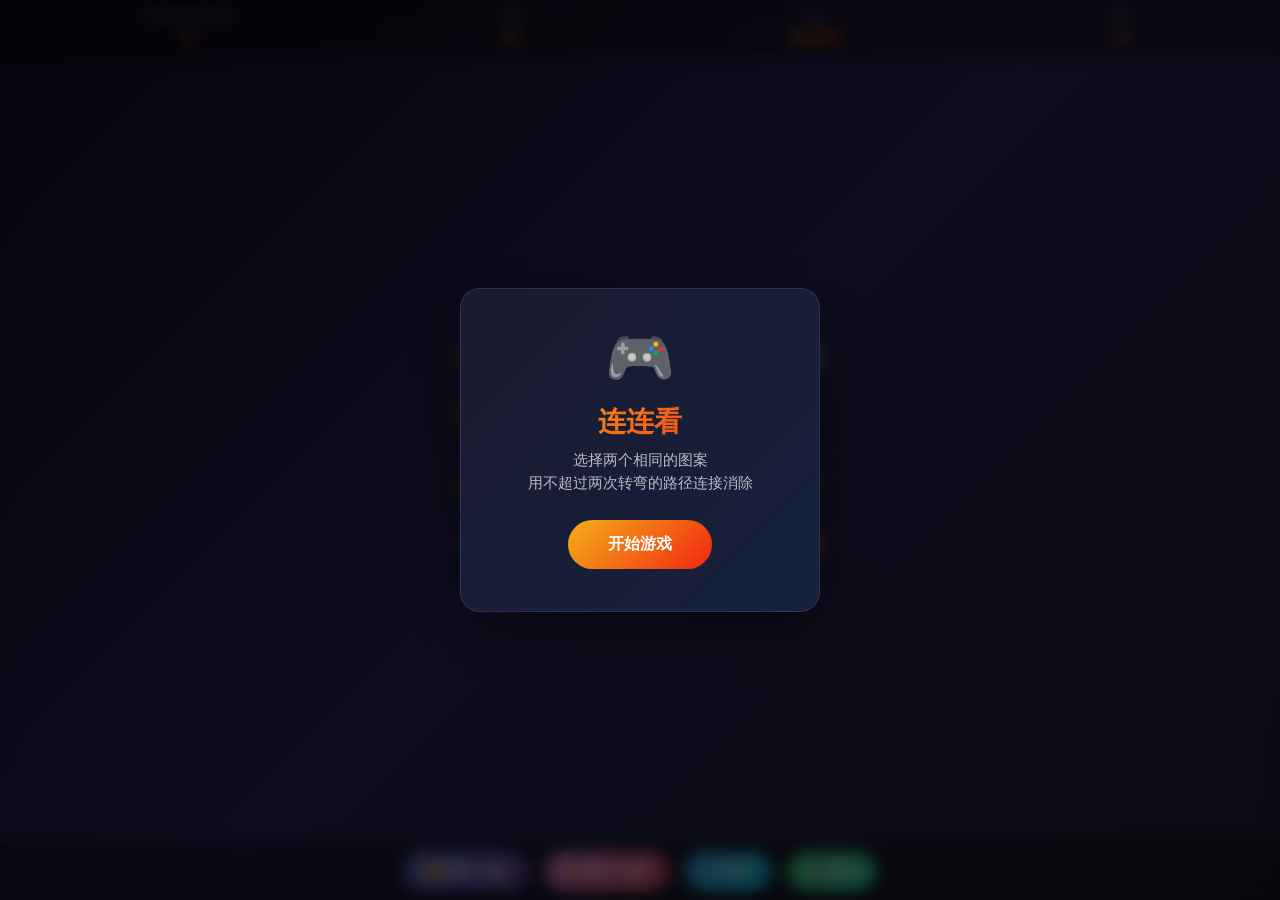
<file: games/lianliankan/index.html>
﻿<!DOCTYPE html>
<html lang="zh-CN">
<head>
<meta charset="UTF-8">
<meta name="viewport" content="width=device-width,initial-scale=1.0,user-scalable=no">
<title>赵朝正的连连看</title>
<style>
*{margin:0;padding:0;box-sizing:border-box;-webkit-tap-highlight-color:transparent}
html,body{width:100%;height:100%;overflow:hidden;font-family:'Segoe UI',system-ui,-apple-system,sans-serif}
body{background:linear-gradient(135deg,#0f0c29,#302b63,#24243e);display:flex;flex-direction:column;align-items:center;justify-content:center;color:#fff;user-select:none}
#topBar{position:fixed;top:0;left:0;right:0;display:flex;justify-content:space-around;align-items:center;padding:8px 12px;background:rgba(0,0,0,.4);backdrop-filter:blur(10px);z-index:10;font-size:14px}
.stat{display:flex;flex-direction:column;align-items:center;gap:2px}
.stat-label{font-size:11px;color:rgba(255,255,255,.6);text-transform:uppercase;letter-spacing:1px}
.stat-value{font-size:20px;font-weight:700;background:linear-gradient(135deg,#f5af19,#f12711);-webkit-background-clip:text;-webkit-text-fill-color:transparent;background-clip:text}
#gameCanvas{display:block;touch-action:none}
#bottomBar{position:fixed;bottom:0;left:0;right:0;display:flex;justify-content:center;gap:16px;padding:10px 16px;background:rgba(0,0,0,.4);backdrop-filter:blur(10px);z-index:10}
.btn{padding:10px 20px;border:none;border-radius:25px;font-size:14px;font-weight:600;cursor:pointer;transition:all .2s;display:flex;align-items:center;gap:6px;color:#fff}
.btn:active{transform:scale(.95)}
.btn-shuffle{background:linear-gradient(135deg,#667eea,#764ba2)}
.btn-hint{background:linear-gradient(135deg,#f093fb,#f5576c)}
.btn-pause{background:linear-gradient(135deg,#4facfe,#00f2fe)}
.btn-restart{background:linear-gradient(135deg,#43e97b,#38f9d7)}
.btn:disabled{opacity:.4;cursor:not-allowed;transform:none}
.badge{background:rgba(255,255,255,.3);border-radius:10px;padding:1px 7px;font-size:12px;margin-left:2px}
#overlay{position:fixed;inset:0;background:rgba(0,0,0,.7);backdrop-filter:blur(8px);display:flex;align-items:center;justify-content:center;z-index:100;opacity:0;pointer-events:none;transition:opacity .3s}
#overlay.show{opacity:1;pointer-events:auto}
.modal{background:linear-gradient(135deg,#1a1a2e,#16213e);border:1px solid rgba(255,255,255,.1);border-radius:20px;padding:36px 32px;text-align:center;max-width:360px;width:90%;box-shadow:0 20px 60px rgba(0,0,0,.5)}
.modal h2{font-size:28px;margin-bottom:8px;background:linear-gradient(135deg,#f5af19,#f12711);-webkit-background-clip:text;-webkit-text-fill-color:transparent;background-clip:text}
.modal p{color:rgba(255,255,255,.7);margin-bottom:20px;font-size:15px;line-height:1.5}
.modal .big-emoji{font-size:56px;margin-bottom:12px;display:block}
.modal-btn{padding:14px 40px;border:none;border-radius:30px;font-size:16px;font-weight:700;cursor:pointer;color:#fff;background:linear-gradient(135deg,#f5af19,#f12711);transition:transform .2s;margin:6px}
.modal-btn:active{transform:scale(.95)}
.modal-btn.secondary{background:rgba(255,255,255,.15);font-weight:500;font-size:14px}
.stars{font-size:36px;margin:10px 0;letter-spacing:6px}
#comboPopup{position:fixed;top:50%;left:50%;transform:translate(-50%,-50%);font-size:32px;font-weight:900;pointer-events:none;z-index:50;opacity:0;text-shadow:0 0 20px rgba(245,175,25,.8)}
@media(max-width:480px){
  .stat-value{font-size:16px}
  .stat-label{font-size:10px}
  .btn{padding:8px 14px;font-size:12px}
  .modal{padding:24px 20px}
  .modal h2{font-size:22px}
}
</style>
</head>
<body>
<div id="topBar">
  <div class="stat"><span class="stat-label">赵朝正的连连看</span><span class="stat-value" id="sLevel" style="cursor:pointer;text-decoration:underline" onclick="showLevelSelect()">1</span></div>
  <div class="stat"><span class="stat-label">分数</span><span class="stat-value" id="sScore">0</span></div>
  <div class="stat"><span class="stat-label">时间</span><span class="stat-value" id="sTime">0:00</span></div>
  <div class="stat"><span class="stat-label">剩余</span><span class="stat-value" id="sRemain">0</span></div>
</div>
<canvas id="gameCanvas"></canvas>
<div id="bottomBar">
  <button class="btn btn-shuffle" id="btnShuffle" onclick="doShuffle()">🔀 重排<span class="badge" id="shuffleCnt">3</span></button>
  <button class="btn btn-hint" id="btnHint" onclick="doHint()">💡 提示<span class="badge" id="hintCnt">3</span></button>
  <button class="btn btn-pause" id="btnPause" onclick="doPause()">⏸ 暂停</button>
  <button class="btn btn-restart" onclick="doRestart()">🔄 重玩</button>
</div>
<div id="overlay"><div class="modal" id="modalContent"></div></div>
<div id="comboPopup"></div>

<script>
const $ = id => document.getElementById(id);
const canvas = $('gameCanvas');
const ctx = canvas.getContext('2d');

// --- All emojis (big pool) ---
const ALL_EMOJIS = [
  // ★ 赵朝正 ★
  '赵','朝','正',
  // 水果
  '🍎','🍊','🍋','🍇','🍓','🍑','🍒','🥝','🍌','🍉','🥭','🍍',
  '🫐','🍈','🥥','🍐','🫒','🍅',
  // 动物
  '🐶','🐱','🐭','🐰','🦊','🐻','🐼','🐨','🐯','🦁','🐮','🐷',
  '🐸','🐵','🐔','🐧','🐦','🦆','🦅','🦉','🦇','🐺','🐗','🐴',
  // 花草
  '🌸','🌺','🌻','🌹','🌷','🌼','🍀','🌿','🌴','🌵','🎋','🍁',
  '🌾','🌱','🪴','🌲','🌳','🪷',
  // 食物
  '🍕','🍔','🍟','🌭','🍿','🧁','🍩','🍪','🎂','🍰','🥐','🧇',
  '🍦','🍧','🍨','🍬','🍭','🍫','🍮','🧀','🥨','🥯',
  // 运动
  '⚽','🏀','🏈','⚾','🎾','🏐','🎱','🏓','🏸','🥊','🎯','🏹',
  '🏊','🚴','🤸','🏄','🎿','🏂',
  // 交通
  '✈️','🚗','🚀','🚂','🚁','⛵','🏍️','🚲','🛸','🚑','🚒','🚜',
  '🚕','🚌','🚎','🛴','🚓','🚚',
  // 物品
  '💎','👑','🔮','🎧','⚡','🔥','💧','📱','⭐','💡','☀️','❄️',
  '🎸','🎮','🎲','🎨','🎭','🎹','🎺','🪘','🥁','📷','🎣','🔔',
  // 其他
  '🦋','🐝','🐞','🐢','🐙','🦀','🐠','🦈','🦜','🦚','🐓','🦩',
  '🎃','👻','🎅','🤖','👽','🦄','🐲','🎈','🎁','🏆','🎖️','🧸',
  '🪐','🌍','🎪','🎠','🎡','🎢'
];

// --- Level config (更多大棋盘关卡) ---
const LEVELS = [
  {rows:4,cols:6,types:8},{rows:6,cols:6,types:12},{rows:6,cols:8,types:16},
  {rows:8,cols:8,types:20},{rows:8,cols:10,types:24},{rows:10,cols:10,types:28},
  {rows:10,cols:12,types:32},{rows:12,cols:12,types:36},{rows:12,cols:14,types:40},
  {rows:14,cols:14,types:44},{rows:14,cols:16,types:48},{rows:16,cols:16,types:52}
];

// --- Game state ---
let G = {
  level:1, score:0, levelScore:0, combo:0, maxCombo:0,
  grid:[], rows:0, cols:0,
  selected:null, hintPair:null,
  shufflesLeft:50, hintsLeft:60,
  timer:0, timeLeft:0, timerInterval:null, paused:false,
  tileSize:0, offsetX:0, offsetY:0,
  animPath:null, animTimer:0,
  particles:[], remaining:0,
  running:false,
  canvasW:0, canvasH:0
};

// --- Audio ---
const AudioCtx = window.AudioContext || window.webkitAudioContext;
let audioCtx;
function ensureAudio(){if(!audioCtx)audioCtx=new AudioCtx()}
function playTone(freq,dur,type='sine',vol=.15){
  try{
    ensureAudio();
    const o=audioCtx.createOscillator(),g=audioCtx.createGain();
    o.type=type;o.frequency.value=freq;
    g.gain.setValueAtTime(vol,audioCtx.currentTime);
    g.gain.exponentialRampToValueAtTime(.001,audioCtx.currentTime+dur);
    o.connect(g);g.connect(audioCtx.destination);
    o.start();o.stop(audioCtx.currentTime+dur);
  }catch(e){}
}
function sfxClick(){playTone(600,.08,'sine',.1)}
function sfxMatch(){playTone(523,.1);setTimeout(()=>playTone(659,.1),80);setTimeout(()=>playTone(784,.15),160)}
function sfxFail(){playTone(200,.2,'sawtooth',.08)}
function sfxWin(){[523,659,784,1047].forEach((f,i)=>setTimeout(()=>playTone(f,.2,'sine',.12),i*120))}
function sfxCombo(){playTone(880,.1);setTimeout(()=>playTone(1047,.15),80)}

// --- Resize ---
function resize(){
  const dpr = window.devicePixelRatio||1;
  const topH = 56, botH = 56, pad = 8;
  const aw = window.innerWidth - pad*2;
  const ah = window.innerHeight - topH - botH - pad*2;
  let tw = Math.floor(aw / G.cols);
  let th = Math.floor(ah / G.rows);
  G.tileSize = Math.min(tw, th, 64);
  const cw = G.tileSize * G.cols;
  const ch = G.tileSize * G.rows;
  canvas.style.width = cw+'px';
  canvas.style.height = ch+'px';
  canvas.width = cw * dpr;
  canvas.height = ch * dpr;
  ctx.setTransform(dpr,0,0,dpr,0,0);
  G.offsetX = 0; G.offsetY = 0;
  G.canvasW = cw; G.canvasH = ch;
}

// --- Grid init ---
function initGrid(){
  const lv = LEVELS[G.level-1];
  G.rows = lv.rows; G.cols = lv.cols;
  const total = lv.rows * lv.cols;
  const pairs = total / 2;
  // 从大池子中随机选取emoji（使用Fisher-Yates洗牌算法）
  const shuffledEmojis = [...ALL_EMOJIS];
  for(let i=shuffledEmojis.length-1;i>0;i--){
    const j=Math.floor(Math.random()*(i+1));
    [shuffledEmojis[i],shuffledEmojis[j]]=[shuffledEmojis[j],shuffledEmojis[i]];
  }
  const selectedEmojis = shuffledEmojis.slice(0, pairs);
  let tiles = [];
  selectedEmojis.forEach(e => {
    tiles.push(e, e);
  });
  // Fisher-Yates shuffle
  for(let i=tiles.length-1;i>0;i--){
    const j=Math.floor(Math.random()*(i+1));
    [tiles[i],tiles[j]]=[tiles[j],tiles[i]];
  }
  // Build grid with border (0 = empty border)
  G.grid = [];
  for(let r=0;r<lv.rows+2;r++){
    G.grid[r] = [];
    for(let c=0;c<lv.cols+2;c++){
      if(r===0||r===lv.rows+1||c===0||c===lv.cols+1){
        G.grid[r][c] = 0;
      } else {
        G.grid[r][c] = tiles[(r-1)*lv.cols+(c-1)];
      }
    }
  }
  G.remaining = total;
  G.selected = null;
  G.hintPair = null;
  G.animPath = null;
  G.particles = [];
  // 每3关刷新一次次数（第1、4、7、10关...）
  if(G.level % 3 === 1){
    G.shufflesLeft = 50;
    G.hintsLeft = 60;
  }
  G.combo = 0;
  G.levelScore = 0;
  G.timer = 0;
  G.timeLeft = Math.max(180, total * 2); // 至少3分钟，或每个方块2秒
  G.paused = false;
  updateBadges();
}

// --- Pathfinding ---
function isEmpty(r,c){
  if(r<0||r>=G.rows+2||c<0||c>=G.cols+2) return false;
  return G.grid[r][c] === 0;
}

function lineEmpty(r1,c1,r2,c2){
  if(r1===r2){
    const mn=Math.min(c1,c2), mx=Math.max(c1,c2);
    for(let c=mn+1;c<mx;c++) if(G.grid[r1][c]!==0) return false;
    return true;
  }
  if(c1===c2){
    const mn=Math.min(r1,r2), mx=Math.max(r1,r2);
    for(let r=mn+1;r<mx;r++) if(G.grid[r][c1]!==0) return false;
    return true;
  }
  return false;
}

function findPath(r1,c1,r2,c2){
  // 0 turns
  if((r1===r2||c1===c2) && lineEmpty(r1,c1,r2,c2)){
    return [{r:r1,c:c1},{r:r2,c:c2}];
  }
  // 1 turn
  if(isEmpty(r1,c2) && lineEmpty(r1,c1,r1,c2) && lineEmpty(r1,c2,r2,c2)){
    return [{r:r1,c:c1},{r:r1,c:c2},{r:r2,c:c2}];
  }
  if(isEmpty(r2,c1) && lineEmpty(r1,c1,r2,c1) && lineEmpty(r2,c1,r2,c2)){
    return [{r:r1,c:c1},{r:r2,c:c1},{r:r2,c:c2}];
  }
  // 2 turns - scan rows
  for(let r=0;r<G.rows+2;r++){
    if(r===r1&&r===r2) continue;
    const p1ok = r===r1 || (isEmpty(r,c1) && lineEmpty(r1,c1,r,c1));
    const p2ok = r===r2 || (isEmpty(r,c2) && lineEmpty(r,c2,r2,c2));
    if(p1ok && p2ok && lineEmpty(r,c1,r,c2)){
      return [{r:r1,c:c1},{r:r,c:c1},{r:r,c:c2},{r:r2,c:c2}];
    }
  }
  // 2 turns - scan cols
  for(let c=0;c<G.cols+2;c++){
    if(c===c1&&c===c2) continue;
    const p1ok = c===c1 || (isEmpty(r1,c) && lineEmpty(r1,c1,r1,c));
    const p2ok = c===c2 || (isEmpty(r2,c) && lineEmpty(r2,c,r2,c2));
    if(p1ok && p2ok && lineEmpty(r1,c,r2,c)){
      return [{r:r1,c:c1},{r:r1,c:c},{r:r2,c:c},{r:r2,c:c2}];
    }
  }
  return null;
}

// --- Find any match (for hint & deadlock) ---
function findAnyMatch(){
  // 用Map按类型分组，避免O(n²)全量比较
  const typeMap=new Map();
  for(let r=1;r<=G.rows;r++){
    for(let c=1;c<=G.cols;c++){
      const v=G.grid[r][c];
      if(v!==0){
        if(!typeMap.has(v)) typeMap.set(v,[]);
        typeMap.get(v).push({r,c});
      }
    }
  }
  // 只比较相同类型的方块
  for(const [v,positions] of typeMap){
    for(let i=0;i<positions.length;i++){
      for(let j=i+1;j<positions.length;j++){
        const p=findPath(positions[i].r,positions[i].c,positions[j].r,positions[j].c);
        if(p) return {a:positions[i],b:positions[j],path:p};
      }
    }
  }
  return null;
}

// --- Shuffle remaining tiles ---
function shuffleGrid(){
  const vals=[];
  const positions=[];
  for(let r=1;r<=G.rows;r++)
    for(let c=1;c<=G.cols;c++)
      if(G.grid[r][c]!==0){vals.push(G.grid[r][c]);positions.push({r,c});}
  for(let i=vals.length-1;i>0;i--){
    const j=Math.floor(Math.random()*(i+1));
    [vals[i],vals[j]]=[vals[j],vals[i]];
  }
  positions.forEach((p,i)=>G.grid[p.r][p.c]=vals[i]);
}

function ensureSolvable(){
  let attempts=0;
  while(!findAnyMatch()&&attempts<100){shuffleGrid();attempts++;}
}

// --- Drawing ---
function tileX(c){return (c-1)*G.tileSize}
function tileY(r){return (r-1)*G.tileSize}
function centerX(c){return tileX(c)+G.tileSize/2}
function centerY(r){return tileY(r)+G.tileSize/2}

function drawTile(r,c,selected,hinted){
  const v=G.grid[r][c];
  if(v===0) return;
  const x=tileX(c), y=tileY(r);
  const s=G.tileSize, p=2, rad=6;
  const isZZZ = (v==='赵'||v==='朝'||v==='正');
  // Background
  ctx.save();
  if(selected){
    ctx.shadowColor='rgba(245,175,25,.8)';ctx.shadowBlur=16;
  } else if(hinted){
    ctx.shadowColor='rgba(240,147,251,.8)';ctx.shadowBlur=16;
  } else if(isZZZ){
    ctx.shadowColor='rgba(255,215,0,.6)';ctx.shadowBlur=12;
  }
  const grad=ctx.createLinearGradient(x,y,x+s,y+s);
  if(selected){
    grad.addColorStop(0,'#f5af19');grad.addColorStop(1,'#f12711');
  } else if(hinted){
    grad.addColorStop(0,'#f093fb');grad.addColorStop(1,'#f5576c');
  } else if(isZZZ){
    grad.addColorStop(0,'#8B0000');grad.addColorStop(1,'#DC143C');
  } else {
    grad.addColorStop(0,'#2d2d5e');grad.addColorStop(1,'#1a1a3e');
  }
  ctx.fillStyle=grad;
  ctx.beginPath();
  drawRoundRect(x+p,y+p,s-p*2,s-p*2,rad);
  ctx.fill();
  ctx.restore();
  // Border
  ctx.strokeStyle=selected?'rgba(255,255,255,.6)':hinted?'rgba(255,255,255,.5)':isZZZ?'rgba(255,215,0,.7)':'rgba(255,255,255,.1)';
  ctx.lineWidth=selected?2.5:isZZZ?2:1;
  ctx.beginPath();
  drawRoundRect(x+p,y+p,s-p*2,s-p*2,rad);
  ctx.stroke();
  // Content
  const fontSize=Math.floor(s*0.55);
  if(isZZZ){
    ctx.font='bold '+fontSize+'px "KaiTi","STKaiti","SimSun",serif';
    ctx.fillStyle='#FFD700';
  } else {
    ctx.font=fontSize+'px serif';
    ctx.fillStyle='#fff';
  }
  ctx.textAlign='center';ctx.textBaseline='middle';
  ctx.fillText(v,centerX(c),centerY(r)+1);
}

// --- Cross-browser roundRect ---
function drawRoundRect(x,y,w,h,r){
  r=Math.min(r,w/2,h/2);
  ctx.moveTo(x+r,y);
  ctx.arcTo(x+w,y,x+w,y+h,r);
  ctx.arcTo(x+w,y+h,x,y+h,r);
  ctx.arcTo(x,y+h,x,y,r);
  ctx.arcTo(x,y,x+w,y,r);
  ctx.closePath();
}

function drawPath(path,alpha){
  if(!path||path.length<2) return;
  ctx.save();
  ctx.globalAlpha=alpha;
  ctx.strokeStyle='#f5af19';
  ctx.lineWidth=3;
  ctx.lineCap='round';ctx.lineJoin='round';
  ctx.shadowColor='#f5af19';ctx.shadowBlur=10;
  ctx.beginPath();
  path.forEach((p,i)=>{
    // Convert grid coords (with border) to pixel coords
    const px=(p.c-1)*G.tileSize+G.tileSize/2;
    const py=(p.r-1)*G.tileSize+G.tileSize/2;
    if(i===0) ctx.moveTo(px,py); else ctx.lineTo(px,py);
  });
  ctx.stroke();
  ctx.restore();
}

function drawParticles(){
  G.particles.forEach(p=>{
    ctx.save();
    ctx.globalAlpha=p.life;
    ctx.font=Math.floor(p.size)+'px serif';
    ctx.textAlign='center';ctx.textBaseline='middle';
    ctx.fillText(p.emoji,p.x,p.y);
    ctx.restore();
  });
}

function spawnParticles(r,c){
  const emoji=G.grid[r][c];
  const cx=centerX(c), cy=centerY(r);
  for(let i=0;i<6;i++){
    const angle=Math.random()*Math.PI*2;
    const speed=1+Math.random()*3;
    G.particles.push({
      emoji, x:cx, y:cy,
      vx:Math.cos(angle)*speed, vy:Math.sin(angle)*speed,
      life:1, size:Math.floor(G.tileSize*0.3+Math.random()*G.tileSize*0.2)
    });
  }
}

function updateParticles(){
  G.particles=G.particles.filter(p=>{
    p.x+=p.vx;p.y+=p.vy;p.vy+=0.05;p.life-=0.025;
    return p.life>0;
  });
}

function render(){
  ctx.clearRect(0,0,G.canvasW,G.canvasH);
  // Draw tiles
  for(let r=1;r<=G.rows;r++){
    for(let c=1;c<=G.cols;c++){
      if(G.grid[r][c]===0) continue;
      const sel=G.selected&&G.selected.r===r&&G.selected.c===c;
      const hint=G.hintPair&&((G.hintPair.a.r===r&&G.hintPair.a.c===c)||(G.hintPair.b.r===r&&G.hintPair.b.c===c));
      drawTile(r,c,sel,hint);
    }
  }
  // Draw path animation
  if(G.animPath){
    drawPath(G.animPath.path, G.animPath.alpha);
  }
  drawParticles();
}

// --- Game loop ---
function gameLoop(){
  if(!G.running) return;
  if(!G.paused){
    updateParticles();
    if(G.animPath){
      G.animPath.alpha-=0.04;
      if(G.animPath.alpha<=0) G.animPath=null;
    }
  }
  render();
  requestAnimationFrame(gameLoop);
}

// --- Timer ---
function startTimer(){
  clearInterval(G.timerInterval);
  G.timerInterval=setInterval(()=>{
    if(!G.paused&&G.running){
      G.timer++;
      G.timeLeft--;
      $('sTime').textContent=Math.floor(G.timeLeft/60)+':'+String(G.timeLeft%60).padStart(2,'0');
      if(G.timeLeft<=0){
        clearInterval(G.timerInterval);
        gameOver();
      }
    }
  },1000);
}

function gameOver(){
  G.running=false;
  showModal('⏰','时间到！',
    `最终得分: <b>${G.score}</b><br>最高连击: <b>${G.maxCombo}x</b>`,
    `<button class="modal-btn" onclick="doRestart()">🔄 重新开始</button>
     <br><button class="modal-btn secondary" onclick="hideModal()">返回主页</button>`);
}

// --- Click handling ---
function getGridPos(px,py){
  const rect=canvas.getBoundingClientRect();
  const x=px-rect.left, y=py-rect.top;
  const c=Math.floor(x/G.tileSize)+1;
  const r=Math.floor(y/G.tileSize)+1;
  if(r>=1&&r<=G.rows&&c>=1&&c<=G.cols&&G.grid[r][c]!==0) return {r,c};
  return null;
}

function handleClick(px,py){
  if(G.paused||!G.running) return;
  ensureAudio();
  const pos=getGridPos(px,py);
  if(!pos) return;
  sfxClick();
  if(!G.selected){
    G.selected=pos;
    G.hintPair=null;
    return;
  }
  if(G.selected.r===pos.r&&G.selected.c===pos.c){
    G.selected=null;
    return;
  }
  // Try match
  const s=G.selected;
  if(G.grid[s.r][s.c]===G.grid[pos.r][pos.c]){
    const path=findPath(s.r,s.c,pos.r,pos.c);
    if(path){
      // Match!
      sfxMatch();
      spawnParticles(s.r,s.c);
      spawnParticles(pos.r,pos.c);
      G.grid[s.r][s.c]=0;
      G.grid[pos.r][pos.c]=0;
      G.remaining-=2;
      G.combo++;
      if(G.combo>G.maxCombo) G.maxCombo=G.combo;
      const pts=10+G.combo*5;
      G.score+=pts;
      G.levelScore+=pts;
      G.animPath={path,alpha:1};
      G.selected=null;
      G.hintPair=null;
      if(G.combo>=3){sfxCombo();showCombo(G.combo);}
      updateUI();
      // Check win
      if(G.remaining===0){
        setTimeout(()=>levelComplete(),400);
        return;
      }
      // Check deadlock
      if(!findAnyMatch()){
        setTimeout(()=>{
          // 有重排次数时自动重排，不弹窗打断体验
          if(G.shufflesLeft>0){
            doShuffle();
          } else {
            showModal('😵','死局了！','没有可消除的配对了',
              `<button class="modal-btn" onclick="doRestart();hideModal()">🔄 重新开始</button>`);
          }
        },500);
      }
      return;
    }
  }
  // No match
  sfxFail();
  G.combo=0;
  G.selected=pos;
}

canvas.addEventListener('pointerdown',e=>{
  e.preventDefault();
  handleClick(e.clientX,e.clientY);
});

// --- Combo popup ---
function showCombo(n){
  const el=$('comboPopup');
  el.textContent=n+'x 连击!';
  el.style.opacity='1';
  el.style.transform='translate(-50%,-50%) scale(1.2)';
  el.style.transition='none';
  requestAnimationFrame(()=>{
    el.style.transition='all .6s ease-out';
    el.style.opacity='0';
    el.style.transform='translate(-50%,-80%) scale(0.8)';
  });
}

// --- UI updates ---
function updateUI(){
  $('sLevel').textContent=G.level;
  $('sScore').textContent=G.score;
  $('sRemain').textContent=G.remaining;
}
function updateBadges(){
  $('shuffleCnt').textContent=G.shufflesLeft;
  $('hintCnt').textContent=G.hintsLeft;
  $('btnShuffle').disabled=G.shufflesLeft<=0;
  $('btnHint').disabled=G.hintsLeft<=0;
}

// --- Actions ---
function doShuffle(){
  if(G.shufflesLeft<=0||G.paused) return;
  G.shufflesLeft--;
  G.selected=null;G.hintPair=null;G.combo=0;
  shuffleGrid();ensureSolvable();
  updateBadges();sfxClick();
}
function doHint(){
  if(G.hintsLeft<=0||G.paused) return;
  const m=findAnyMatch();
  if(m){G.hintsLeft--;G.hintPair=m;updateBadges();sfxClick();
    setTimeout(()=>{if(G.hintPair===m)G.hintPair=null;},2500);
  }
}
function doPause(){
  if(!G.running) return;
  G.paused=!G.paused;
  $('btnPause').innerHTML=G.paused?'▶ 继续':'⏸ 暂停';
  if(G.paused) showModal('⏸️','游戏暂停','休息一下~',
    `<button class="modal-btn" onclick="doPause();hideModal()">▶ 继续游戏</button>`);
}

function doRestart(){
  hideModal();
  clearInterval(G.timerInterval);
  G.level=1;
  G.score=0;
  G.maxCombo=0;
  G.combo=0;
  G.levelScore=0;
  initGrid();
  resize();
  ensureSolvable();
  updateUI();
  G.running=true;
  G.paused=false;
  $('btnPause').innerHTML='⏸ 暂停';
  startTimer();
  requestAnimationFrame(gameLoop);
}

function showLevelSelect(){
  let btns='';
  for(let i=1;i<=LEVELS.length;i++){
    const lv=LEVELS[i-1];
    const current=i===G.level?' style="background:linear-gradient(135deg,#f5af19,#f12711)"':'';
    btns+=`<button class="modal-btn"${current} onclick="jumpToLevel(${i})" style="padding:10px 20px;font-size:14px;margin:4px">
      第${i}关<br><span style="font-size:11px;opacity:.7">${lv.rows}×${lv.cols}</span>
    </button>`;
    if(i%3===0) btns+='<br>';
  }
  showModal('🎮','选择关卡',`当前: 第${G.level}关`,
    `<div style="max-height:300px;overflow-y:auto">${btns}</div>
     <br><button class="modal-btn secondary" onclick="hideModal()">返回</button>`);
}

function jumpToLevel(n){
  hideModal();
  clearInterval(G.timerInterval);
  G.level=n;
  G.combo=0;
  G.levelScore=0;
  initGrid();
  resize();
  ensureSolvable();
  updateUI();
  G.running=true;
  G.paused=false;
  $('btnPause').innerHTML='⏸ 暂停';
  startTimer();
  requestAnimationFrame(gameLoop);
}

// --- Modal ---
function showModal(emoji,title,text,btns){
  $('modalContent').innerHTML=`
    <span class="big-emoji">${emoji}</span>
    <h2>${title}</h2>
    <p>${text}</p>
    <div>${btns}</div>`;
  $('overlay').classList.add('show');
}
function hideModal(){$('overlay').classList.remove('show');}

// --- Level flow ---
function levelComplete(){
  sfxWin();
  clearInterval(G.timerInterval);
  // 根据棋盘大小动态调整星级评分阈值
  const total=G.rows*G.cols;
  const threshold3=Math.floor(total*0.3); // 3星：30%时间
  const threshold2=Math.floor(total*0.5); // 2星：50%时间
  const stars=G.timer<threshold3?'⭐⭐⭐':G.timer<threshold2?'⭐⭐':'⭐';
  const timeStr=Math.floor(G.timer/60)+':'+String(G.timer%60).padStart(2,'0');
  if(G.level>=LEVELS.length){
    showModal('🏆','全部通关！',
      `总分: <b>${G.score}</b><br>最高连击: <b>${G.maxCombo}x</b>`,
      `<button class="modal-btn" onclick="G.level=1;G.score=0;G.maxCombo=0;startLevel()">🔄 重新开始</button>`);
  } else {
    showModal('🎉','关卡通过！',
      `<div class="stars">${stars}</div>时间: ${timeStr}<br>本关得分: +${G.levelScore}<br>总分: ${G.score}<br>最高连击: ${G.maxCombo}x`,
      `<button class="modal-btn" onclick="startLevel()">下一关 ▶</button>
       <br><button class="modal-btn secondary" onclick="replayLevel()">重玩本关</button>`);
  }
}

function replayLevel(){
  G.level--;
  startLevel();
}

function startLevel(){
  hideModal();
  clearInterval(G.timerInterval);
  initGrid();
  resize();
  ensureSolvable();
  updateUI();
  updateBadges();
  G.running=true;
  G.paused=false;
  G.combo=0;
  $('btnPause').innerHTML='⏸ 暂停';
  startTimer();
  requestAnimationFrame(gameLoop);
}

// --- Init ---
function init(){
  G.level=1;G.score=0;G.maxCombo=0;
  showModal('🎮','连连看','选择两个相同的图案<br>用不超过两次转弯的路径连接消除',
    `<button class="modal-btn" onclick="startLevel()">开始游戏</button>`);
  // Pre-init grid for background
  initGrid();resize();render();
  G.running=false;
}

window.addEventListener('resize',()=>{if(G.running||G.remaining>0){resize();render();}});
init();
</script>
</body>
</html>
</file>
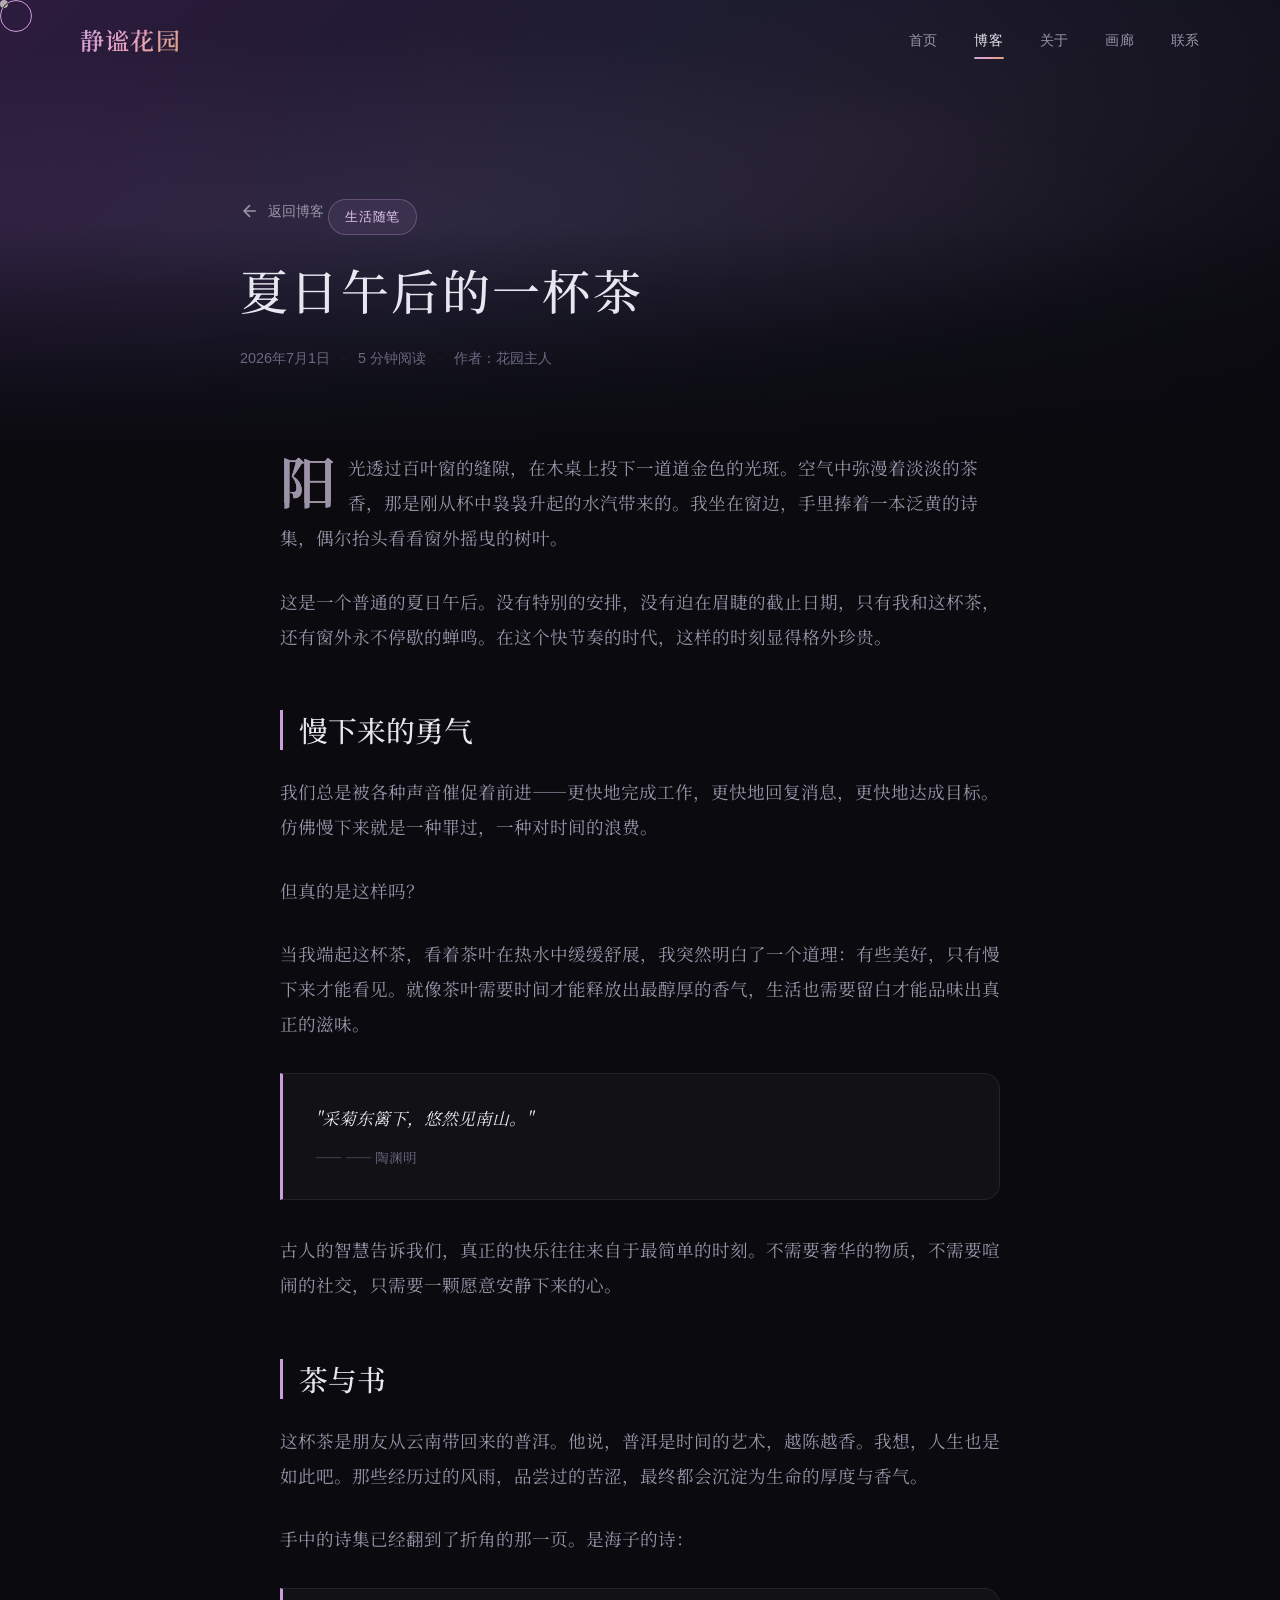
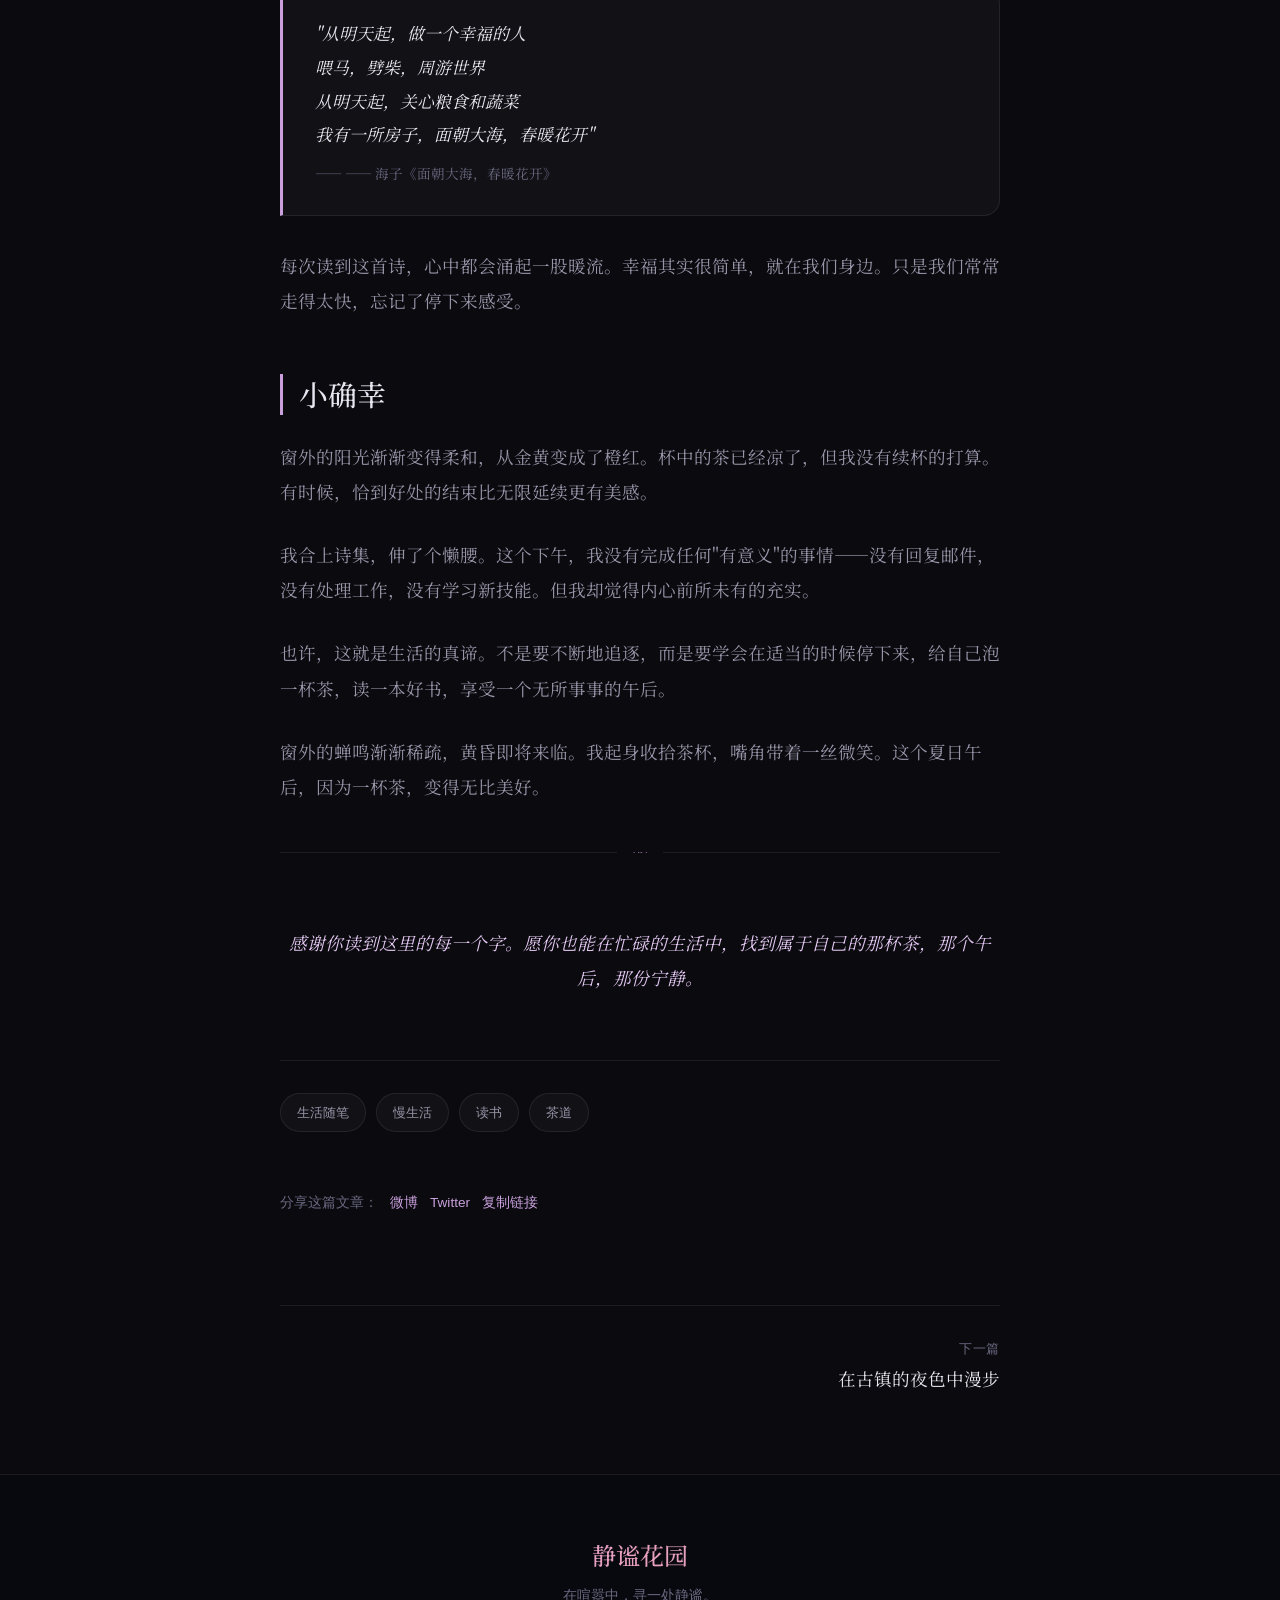
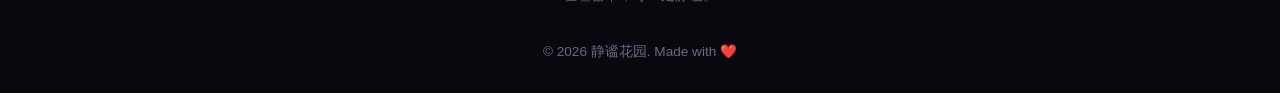
<file: posts/post-1.html>
<!DOCTYPE html>
<html lang="zh-CN">
<head>
    <meta charset="UTF-8">
    <meta name="viewport" content="width=device-width, initial-scale=1.0">
    <meta name="description" content="夏日午后的一杯茶 - 静谧花园个人博客">
    <title>夏日午后的一杯茶 | 静谧花园</title>
    <link rel="preconnect" href="https://fonts.googleapis.com">
    <link rel="preconnect" href="https://fonts.gstatic.com" crossorigin>
    <link href="https://fonts.googleapis.com/css2?family=Noto+Serif+SC:wght@300;400;500;600;700&family=Playfair+Display:ital,wght@0,400;0,500;0,600;0,700;1,400;1,500&display=swap" rel="stylesheet">
    <link rel="stylesheet" href="../style.css">
    <link rel="stylesheet" href="post.css">
</head>
<body>
    <div id="particles"></div>
    <div class="cursor"></div>
    <div class="cursor-follower"></div>

    <nav class="navbar scrolled" id="navbar">
        <div class="nav-container">
            <a href="../index.html" class="nav-logo">静谧花园</a>
            <div class="nav-menu" id="navMenu">
                <a href="../index.html#home" class="nav-link">首页</a>
                <a href="../index.html#blog" class="nav-link active">博客</a>
                <a href="../index.html#about" class="nav-link">关于</a>
                <a href="../index.html#gallery" class="nav-link">画廊</a>
                <a href="../index.html#contact" class="nav-link">联系</a>
            </div>
            <div class="nav-toggle" id="navToggle">
                <span></span>
                <span></span>
                <span></span>
            </div>
        </div>
    </nav>

    <article class="post-article">
        <div class="post-hero">
            <div class="post-hero-bg"></div>
            <div class="post-hero-content">
                <a href="../index.html#blog" class="post-back">
                    <svg width="20" height="20" viewBox="0 0 24 24" fill="none" stroke="currentColor" stroke-width="2">
                        <path d="M19 12H5M12 19l-7-7 7-7"/>
                    </svg>
                    返回博客
                </a>
                <div class="post-category">生活随笔</div>
                <h1 class="post-title">夏日午后的一杯茶</h1>
                <div class="post-meta">
                    <span>2026年7月1日</span>
                    <span class="post-divider">·</span>
                    <span>5 分钟阅读</span>
                    <span class="post-divider">·</span>
                    <span>作者：花园主人</span>
                </div>
            </div>
        </div>

        <div class="post-container">
            <div class="post-content">
                <p class="post-dropcap">阳光透过百叶窗的缝隙，在木桌上投下一道道金色的光斑。空气中弥漫着淡淡的茶香，那是刚从杯中袅袅升起的水汽带来的。我坐在窗边，手里捧着一本泛黄的诗集，偶尔抬头看看窗外摇曳的树叶。</p>

                <p>这是一个普通的夏日午后。没有特别的安排，没有迫在眉睫的截止日期，只有我和这杯茶，还有窗外永不停歇的蝉鸣。在这个快节奏的时代，这样的时刻显得格外珍贵。</p>

                <h2>慢下来的勇气</h2>

                <p>我们总是被各种声音催促着前进——更快地完成工作，更快地回复消息，更快地达成目标。仿佛慢下来就是一种罪过，一种对时间的浪费。</p>

                <p>但真的是这样吗？</p>

                <p>当我端起这杯茶，看着茶叶在热水中缓缓舒展，我突然明白了一个道理：有些美好，只有慢下来才能看见。就像茶叶需要时间才能释放出最醇厚的香气，生活也需要留白才能品味出真正的滋味。</p>

                <blockquote>
                    <p>"采菊东篱下，悠然见南山。"</p>
                    <cite>—— 陶渊明</cite>
                </blockquote>

                <p>古人的智慧告诉我们，真正的快乐往往来自于最简单的时刻。不需要奢华的物质，不需要喧闹的社交，只需要一颗愿意安静下来的心。</p>

                <h2>茶与书</h2>

                <p>这杯茶是朋友从云南带回来的普洱。他说，普洱是时间的艺术，越陈越香。我想，人生也是如此吧。那些经历过的风雨，品尝过的苦涩，最终都会沉淀为生命的厚度与香气。</p>

                <p>手中的诗集已经翻到了折角的那一页。是海子的诗：</p>

                <blockquote>
                    <p>"从明天起，做一个幸福的人<br>喂马，劈柴，周游世界<br>从明天起，关心粮食和蔬菜<br>我有一所房子，面朝大海，春暖花开"</p>
                    <cite>—— 海子《面朝大海，春暖花开》</cite>
                </blockquote>

                <p>每次读到这首诗，心中都会涌起一股暖流。幸福其实很简单，就在我们身边。只是我们常常走得太快，忘记了停下来感受。</p>

                <h2>小确幸</h2>

                <p>窗外的阳光渐渐变得柔和，从金黄变成了橙红。杯中的茶已经凉了，但我没有续杯的打算。有时候，恰到好处的结束比无限延续更有美感。</p>

                <p>我合上诗集，伸了个懒腰。这个下午，我没有完成任何"有意义"的事情——没有回复邮件，没有处理工作，没有学习新技能。但我却觉得内心前所未有的充实。</p>

                <p>也许，这就是生活的真谛。不是要不断地追逐，而是要学会在适当的时候停下来，给自己泡一杯茶，读一本好书，享受一个无所事事的午后。</p>

                <p>窗外的蝉鸣渐渐稀疏，黄昏即将来临。我起身收拾茶杯，嘴角带着一丝微笑。这个夏日午后，因为一杯茶，变得无比美好。</p>

                <hr>

                <p class="post-ending">感谢你读到这里的每一个字。愿你也能在忙碌的生活中，找到属于自己的那杯茶，那个午后，那份宁静。</p>

                <div class="post-tags">
                    <span class="post-tag">生活随笔</span>
                    <span class="post-tag">慢生活</span>
                    <span class="post-tag">读书</span>
                    <span class="post-tag">茶道</span>
                </div>

                <div class="post-share">
                    <span>分享这篇文章：</span>
                    <a href="#" class="share-link">微博</a>
                    <a href="#" class="share-link">Twitter</a>
                    <a href="#" class="share-link">复制链接</a>
                </div>
            </div>

            <nav class="post-nav">
                <a href="post-2.html" class="post-nav-link next">
                    <span class="post-nav-label">下一篇</span>
                    <span class="post-nav-title">在古镇的夜色中漫步</span>
                </a>
            </nav>
        </div>
    </article>

    <footer class="footer">
        <div class="footer-container">
            <div class="footer-brand">
                <h3>静谧花园</h3>
                <p>在喧嚣中，寻一处静谧。</p>
            </div>
            <div class="footer-bottom">
                <p>&copy; 2026 静谧花园. Made with ❤️</p>
            </div>
        </div>
    </footer>

    <button class="back-to-top" id="backToTop">
        <svg width="20" height="20" viewBox="0 0 24 24" fill="none" stroke="currentColor" stroke-width="2">
            <path d="M18 15l-6-6-6 6"/>
        </svg>
    </button>

    <script src="../script.js"></script>
</body>
</html>
</file>
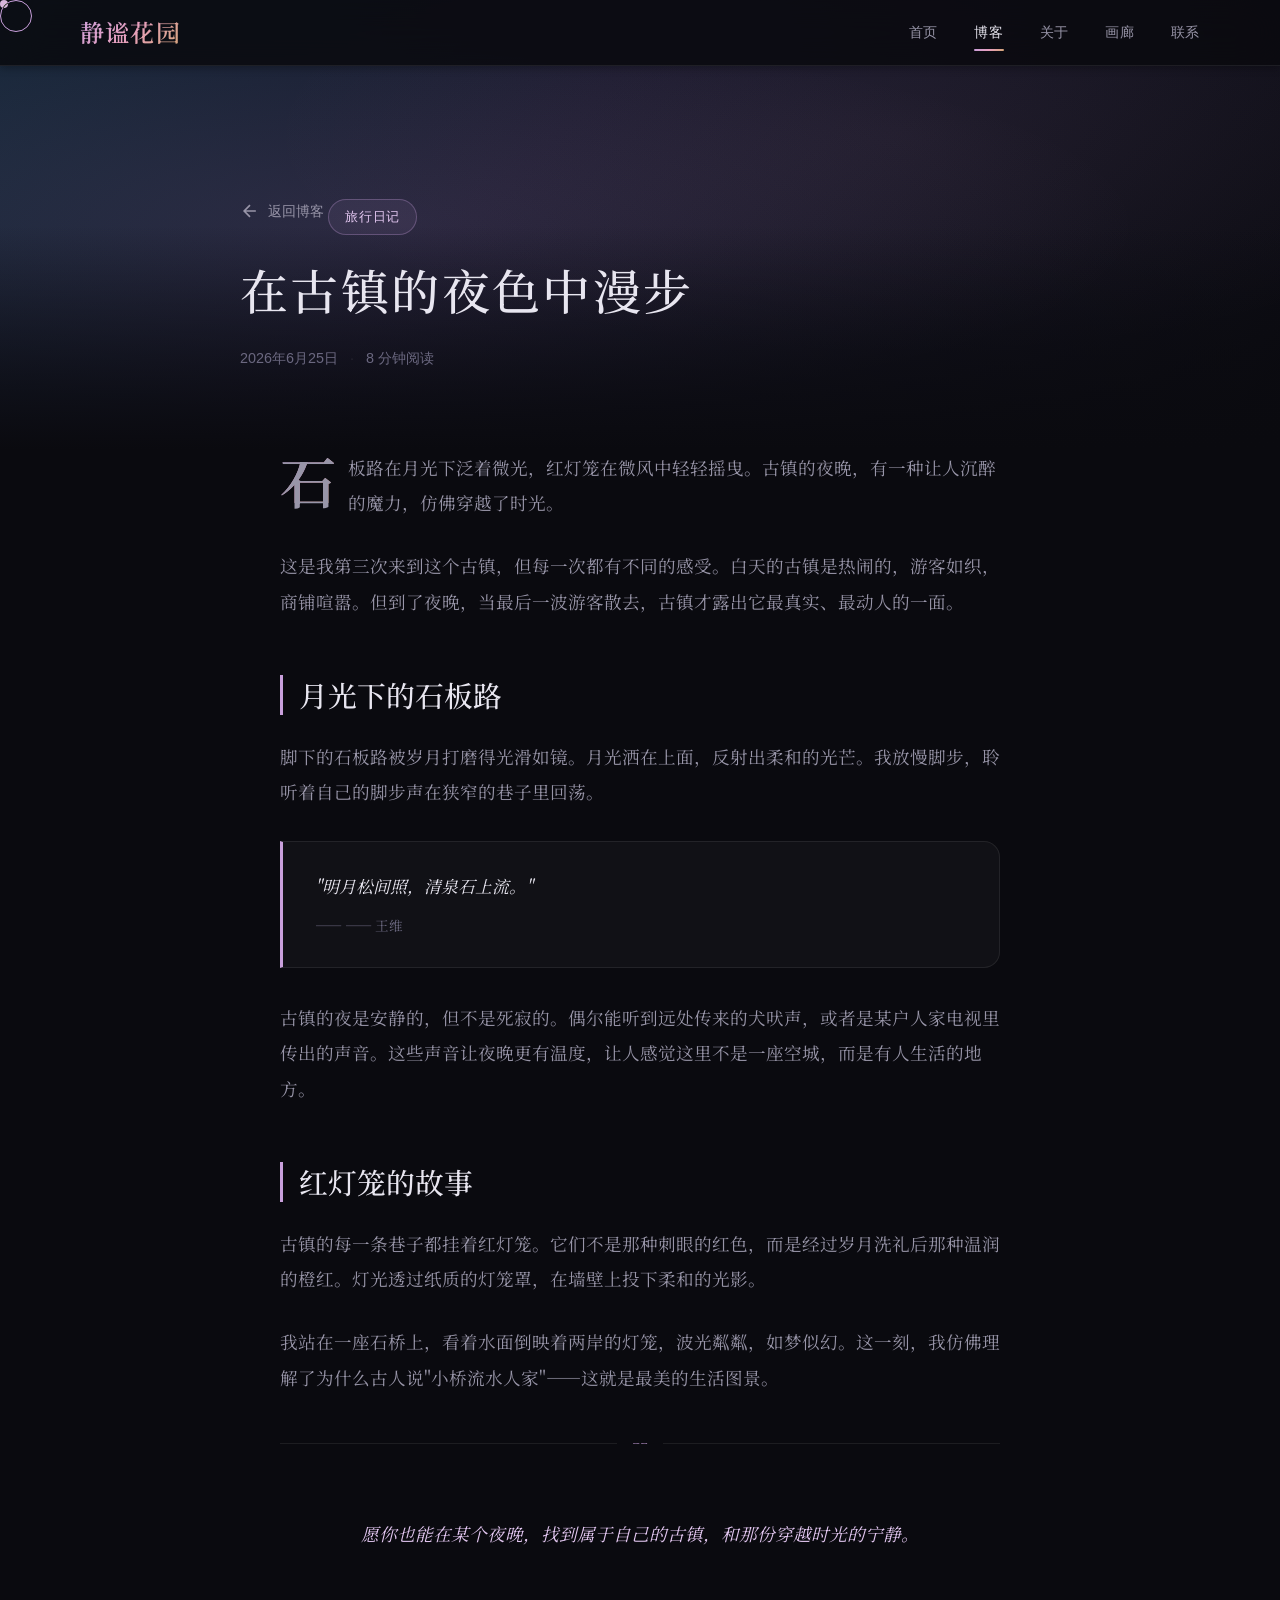
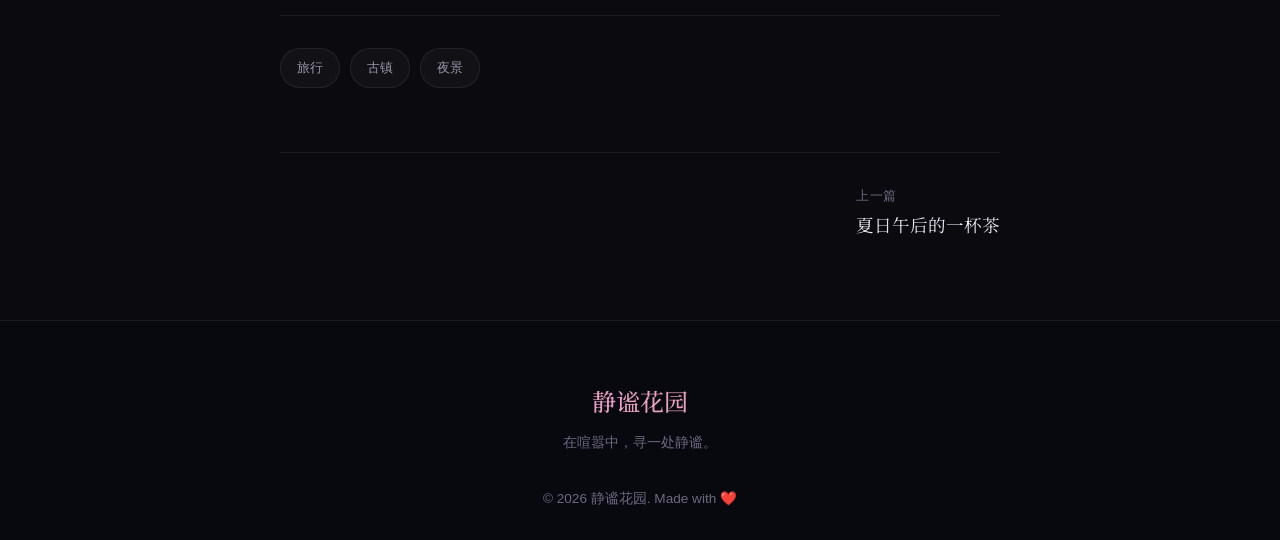
<file: posts/post-2.html>
<!DOCTYPE html>
<html lang="zh-CN">
<head>
    <meta charset="UTF-8">
    <meta name="viewport" content="width=device-width, initial-scale=1.0">
    <title>在古镇的夜色中漫步 | 静谧花园</title>
    <link href="https://fonts.googleapis.com/css2?family=Noto+Serif+SC:wght@300;400;500;600;700&family=Playfair+Display:ital,wght@0,400;0,500;0,600;0,700;1,400;1,500&display=swap" rel="stylesheet">
    <link rel="stylesheet" href="../style.css">
    <link rel="stylesheet" href="post.css">
</head>
<body>
    <div id="particles"></div>
    <div class="cursor"></div>
    <div class="cursor-follower"></div>
    <nav class="navbar scrolled">
        <div class="nav-container">
            <a href="../index.html" class="nav-logo">静谧花园</a>
            <div class="nav-menu">
                <a href="../index.html#home" class="nav-link">首页</a>
                <a href="../index.html#blog" class="nav-link active">博客</a>
                <a href="../index.html#about" class="nav-link">关于</a>
                <a href="../index.html#gallery" class="nav-link">画廊</a>
                <a href="../index.html#contact" class="nav-link">联系</a>
            </div>
        </div>
    </nav>
    <article class="post-article">
        <div class="post-hero">
            <div class="post-hero-bg" style="background: linear-gradient(135deg, #1a2a3d 0%, #1a1a2e 40%, #0a0a0f 100%);"></div>
            <div class="post-hero-content">
                <a href="../index.html#blog" class="post-back">
                    <svg width="20" height="20" viewBox="0 0 24 24" fill="none" stroke="currentColor" stroke-width="2"><path d="M19 12H5M12 19l-7-7 7-7"/></svg>
                    返回博客
                </a>
                <div class="post-category">旅行日记</div>
                <h1 class="post-title">在古镇的夜色中漫步</h1>
                <div class="post-meta"><span>2026年6月25日</span><span class="post-divider">·</span><span>8 分钟阅读</span></div>
            </div>
        </div>
        <div class="post-container">
            <div class="post-content">
                <p class="post-dropcap">石板路在月光下泛着微光，红灯笼在微风中轻轻摇曳。古镇的夜晚，有一种让人沉醉的魔力，仿佛穿越了时光。</p>
                <p>这是我第三次来到这个古镇，但每一次都有不同的感受。白天的古镇是热闹的，游客如织，商铺喧嚣。但到了夜晚，当最后一波游客散去，古镇才露出它最真实、最动人的一面。</p>
                <h2>月光下的石板路</h2>
                <p>脚下的石板路被岁月打磨得光滑如镜。月光洒在上面，反射出柔和的光芒。我放慢脚步，聆听着自己的脚步声在狭窄的巷子里回荡。</p>
                <blockquote><p>"明月松间照，清泉石上流。"</p><cite>—— 王维</cite></blockquote>
                <p>古镇的夜是安静的，但不是死寂的。偶尔能听到远处传来的犬吠声，或者是某户人家电视里传出的声音。这些声音让夜晚更有温度，让人感觉这里不是一座空城，而是有人生活的地方。</p>
                <h2>红灯笼的故事</h2>
                <p>古镇的每一条巷子都挂着红灯笼。它们不是那种刺眼的红色，而是经过岁月洗礼后那种温润的橙红。灯光透过纸质的灯笼罩，在墙壁上投下柔和的光影。</p>
                <p>我站在一座石桥上，看着水面倒映着两岸的灯笼，波光粼粼，如梦似幻。这一刻，我仿佛理解了为什么古人说"小桥流水人家"——这就是最美的生活图景。</p>
                <hr>
                <p class="post-ending">愿你也能在某个夜晚，找到属于自己的古镇，和那份穿越时光的宁静。</p>
                <div class="post-tags"><span class="post-tag">旅行</span><span class="post-tag">古镇</span><span class="post-tag">夜景</span></div>
            </div>
            <nav class="post-nav">
                <a href="post-1.html" class="post-nav-link prev"><span class="post-nav-label">上一篇</span><span class="post-nav-title">夏日午后的一杯茶</span></a>
            </nav>
        </div>
    </article>
    <footer class="footer"><div class="footer-container"><div class="footer-brand"><h3>静谧花园</h3><p>在喧嚣中，寻一处静谧。</p></div><div class="footer-bottom"><p>&copy; 2026 静谧花园. Made with ❤️</p></div></div></footer>
    <button class="back-to-top" onclick="window.scrollTo({top:0,behavior:'smooth'})"><svg width="20" height="20" viewBox="0 0 24 24" fill="none" stroke="currentColor" stroke-width="2"><path d="M18 15l-6-6-6 6"/></svg></button>
    <script src="../script.js"></script>
</body>
</html>
</file>
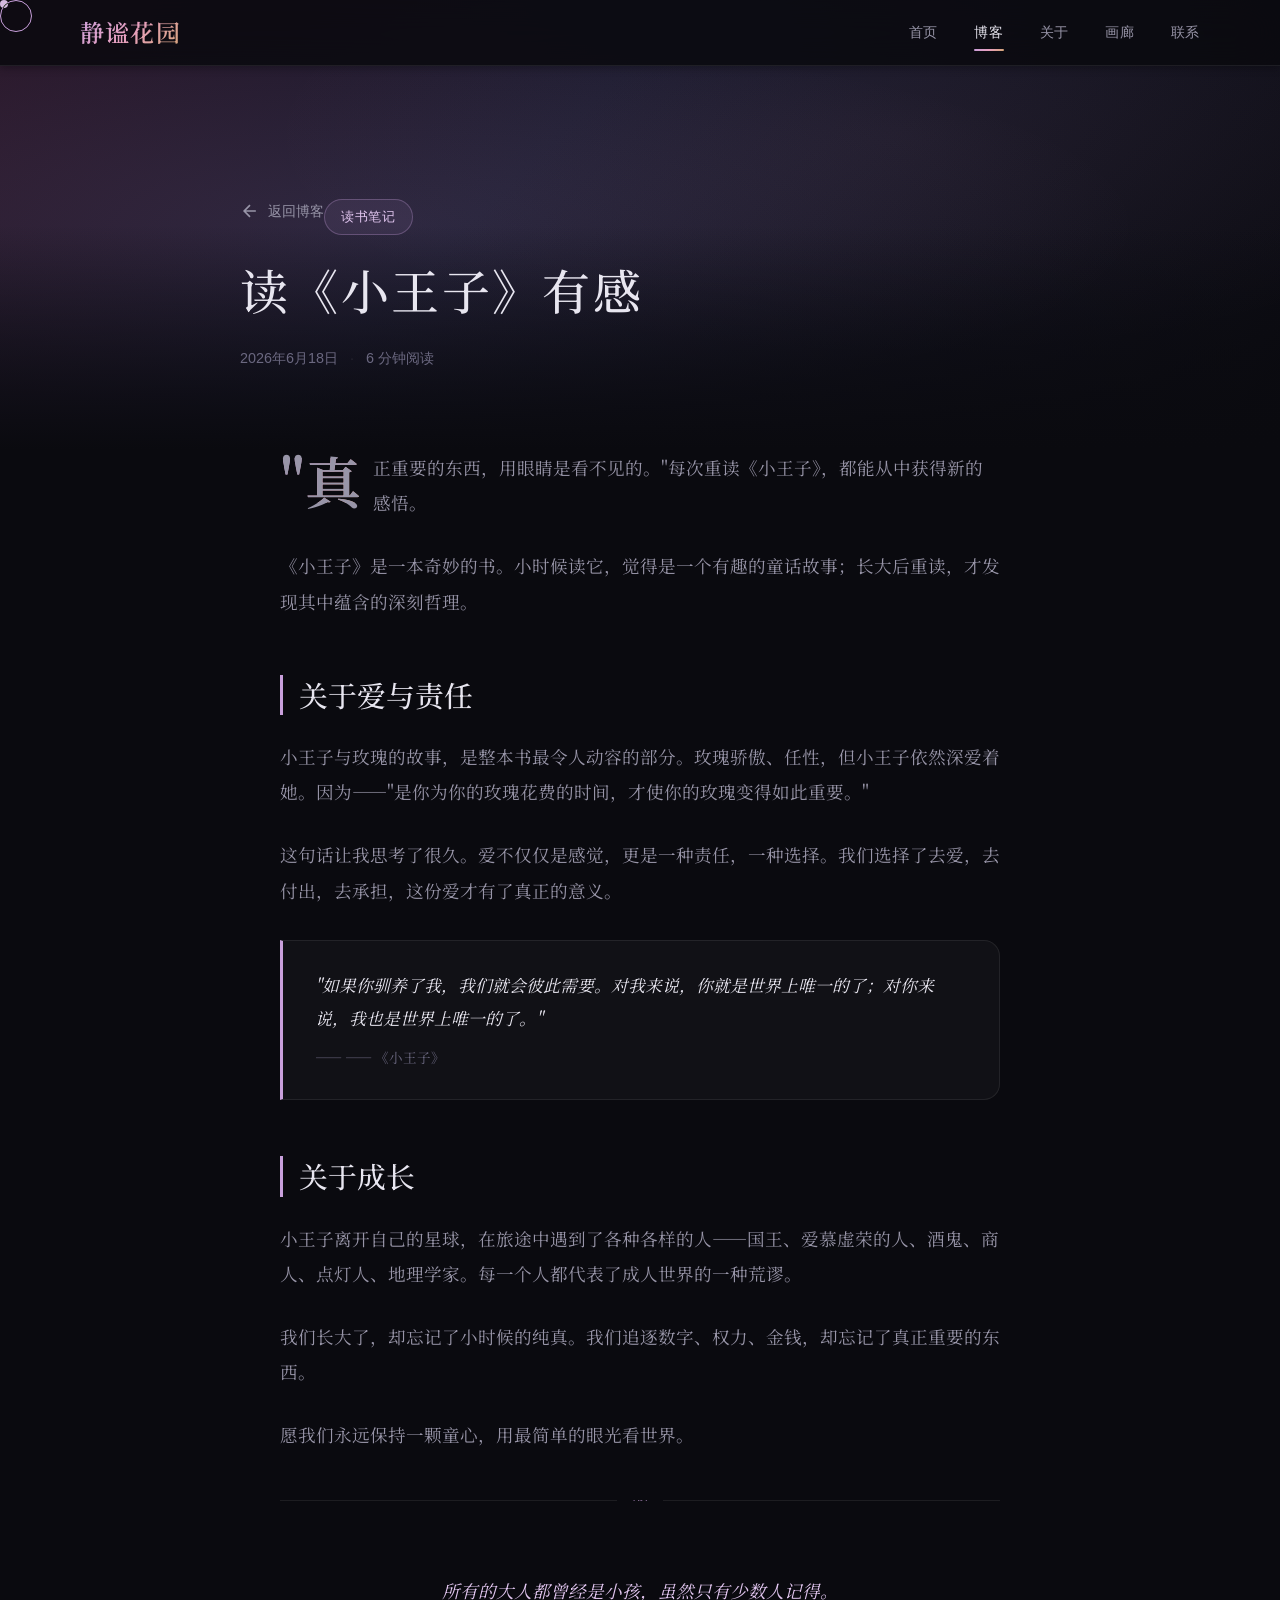
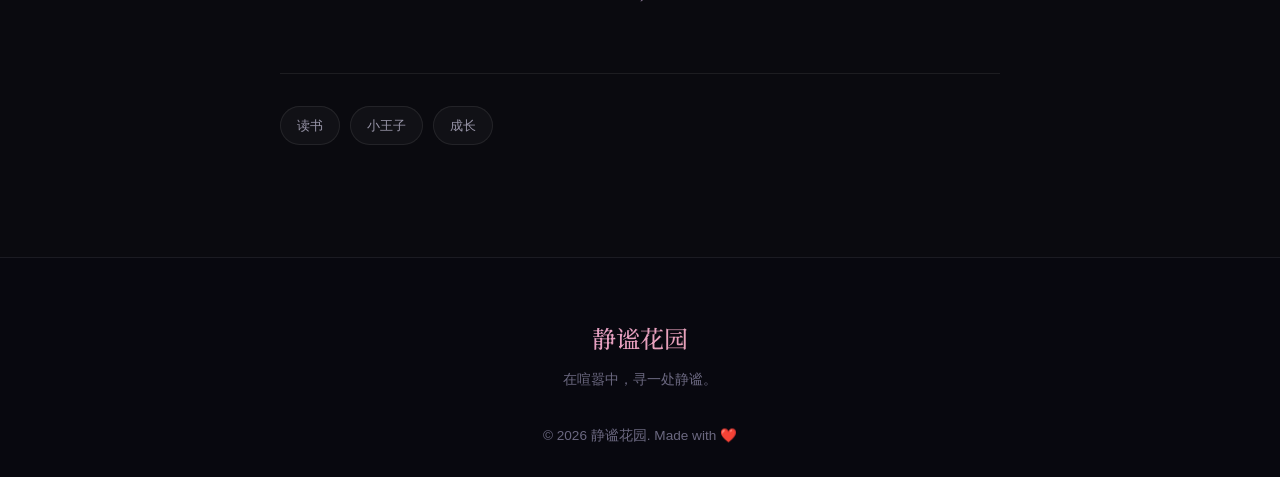
<file: posts/post-3.html>
<!DOCTYPE html><html lang="zh-CN"><head><meta charset="UTF-8"><meta name="viewport" content="width=device-width, initial-scale=1.0"><title>读《小王子》有感 | 静谧花园</title><link href="https://fonts.googleapis.com/css2?family=Noto+Serif+SC:wght@300;400;500;600;700&family=Playfair+Display:ital,wght@0,400;0,500;0,600;0,700;1,400;1,500&display=swap" rel="stylesheet"><link rel="stylesheet" href="../style.css"><link rel="stylesheet" href="post.css"></head><body><div id="particles"></div><div class="cursor"></div><div class="cursor-follower"></div><nav class="navbar scrolled"><div class="nav-container"><a href="../index.html" class="nav-logo">静谧花园</a><div class="nav-menu"><a href="../index.html" class="nav-link">首页</a><a href="../index.html#blog" class="nav-link active">博客</a><a href="../index.html#about" class="nav-link">关于</a><a href="../index.html#gallery" class="nav-link">画廊</a><a href="../index.html#contact" class="nav-link">联系</a></div></div></nav><article class="post-article"><div class="post-hero"><div class="post-hero-bg" style="background:linear-gradient(135deg,#2d1a2d 0%,#1a1a2e 40%,#0a0a0f 100%);"></div><div class="post-hero-content"><a href="../index.html#blog" class="post-back"><svg width="20" height="20" viewBox="0 0 24 24" fill="none" stroke="currentColor" stroke-width="2"><path d="M19 12H5M12 19l-7-7 7-7"/></svg>返回博客</a><div class="post-category">读书笔记</div><h1 class="post-title">读《小王子》有感</h1><div class="post-meta"><span>2026年6月18日</span><span class="post-divider">·</span><span>6 分钟阅读</span></div></div></div><div class="post-container"><div class="post-content"><p class="post-dropcap">"真正重要的东西，用眼睛是看不见的。"每次重读《小王子》，都能从中获得新的感悟。</p><p>《小王子》是一本奇妙的书。小时候读它，觉得是一个有趣的童话故事；长大后重读，才发现其中蕴含的深刻哲理。</p><h2>关于爱与责任</h2><p>小王子与玫瑰的故事，是整本书最令人动容的部分。玫瑰骄傲、任性，但小王子依然深爱着她。因为——"是你为你的玫瑰花费的时间，才使你的玫瑰变得如此重要。"</p><p>这句话让我思考了很久。爱不仅仅是感觉，更是一种责任，一种选择。我们选择了去爱，去付出，去承担，这份爱才有了真正的意义。</p><blockquote><p>"如果你驯养了我，我们就会彼此需要。对我来说，你就是世界上唯一的了；对你来说，我也是世界上唯一的了。"</p><cite>—— 《小王子》</cite></blockquote><h2>关于成长</h2><p>小王子离开自己的星球，在旅途中遇到了各种各样的人——国王、爱慕虚荣的人、酒鬼、商人、点灯人、地理学家。每一个人都代表了成人世界的一种荒谬。</p><p>我们长大了，却忘记了小时候的纯真。我们追逐数字、权力、金钱，却忘记了真正重要的东西。</p><p>愿我们永远保持一颗童心，用最简单的眼光看世界。</p><hr><p class="post-ending">所有的大人都曾经是小孩，虽然只有少数人记得。</p><div class="post-tags"><span class="post-tag">读书</span><span class="post-tag">小王子</span><span class="post-tag">成长</span></div></div></div></article><footer class="footer"><div class="footer-container"><div class="footer-brand"><h3>静谧花园</h3><p>在喧嚣中，寻一处静谧。</p></div><div class="footer-bottom"><p>&copy; 2026 静谧花园. Made with ❤️</p></div></div></footer><script src="../script.js"></script></body></html>
</file>
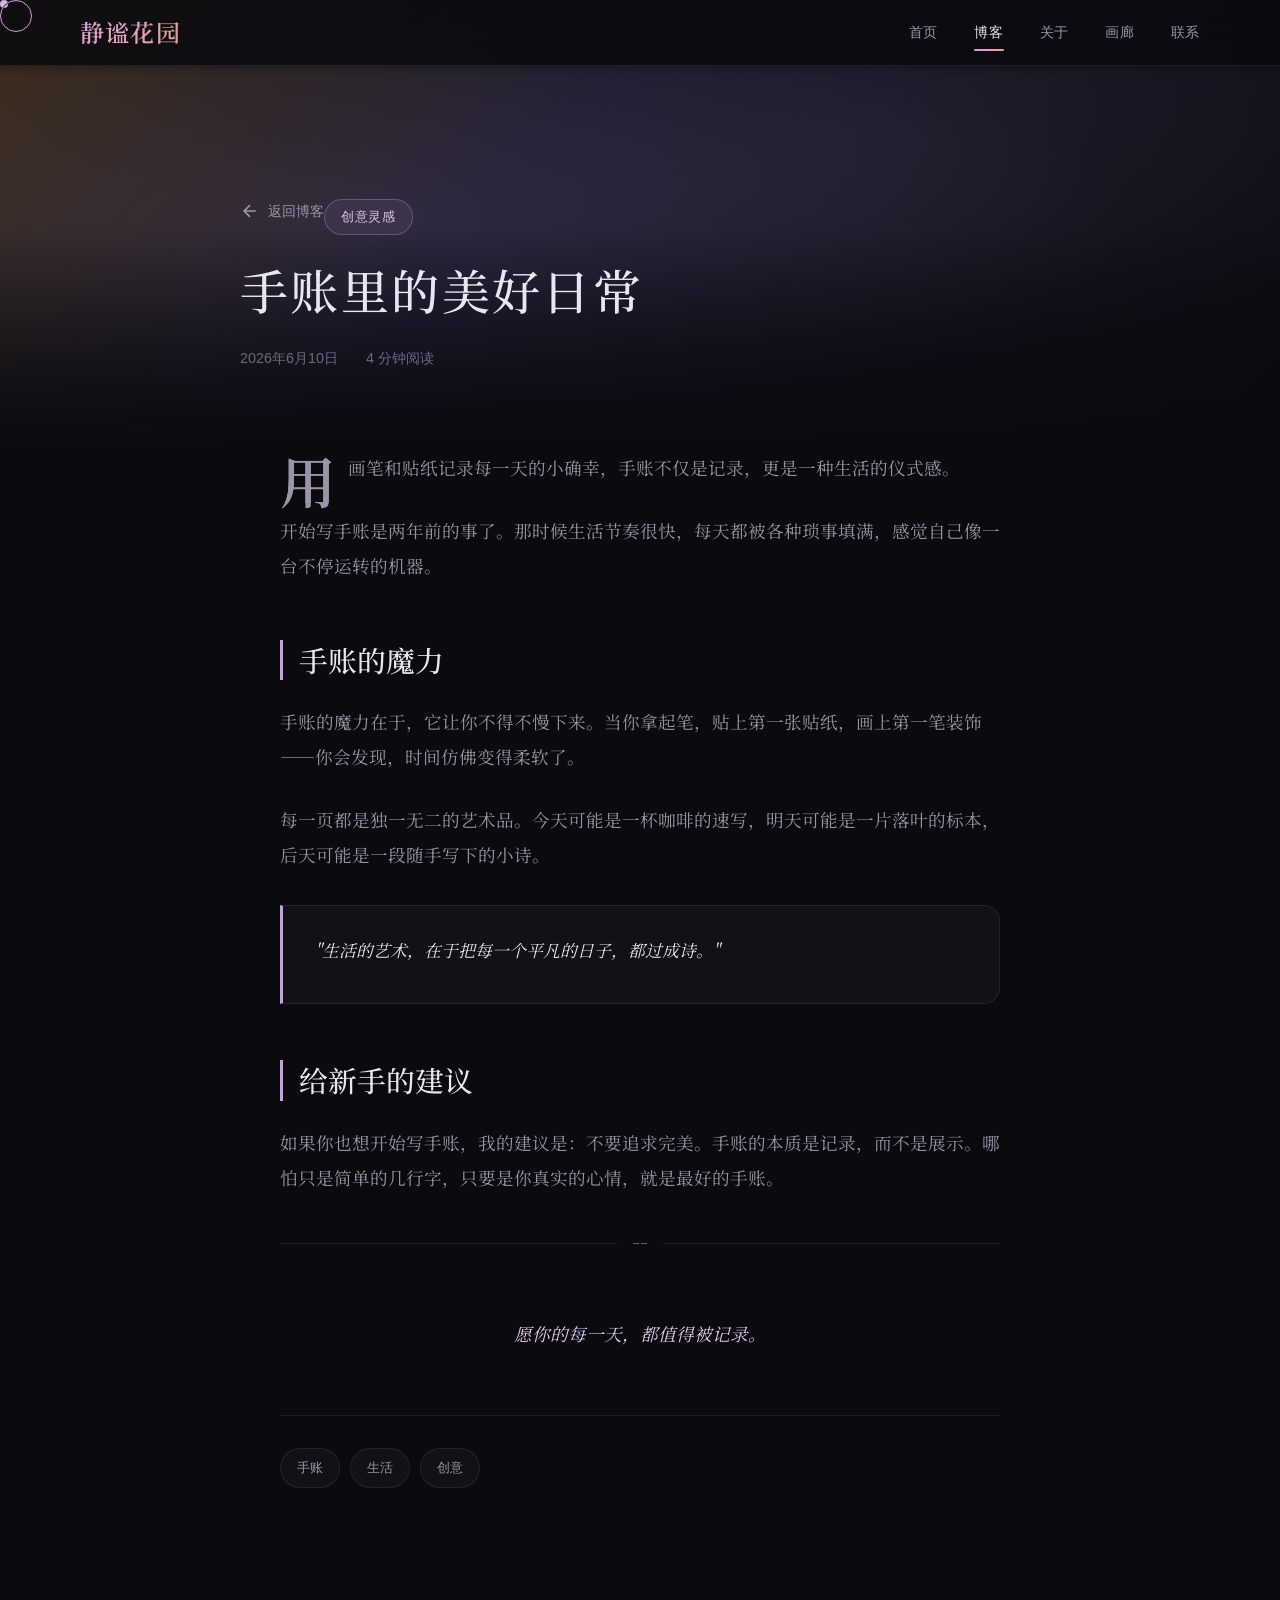
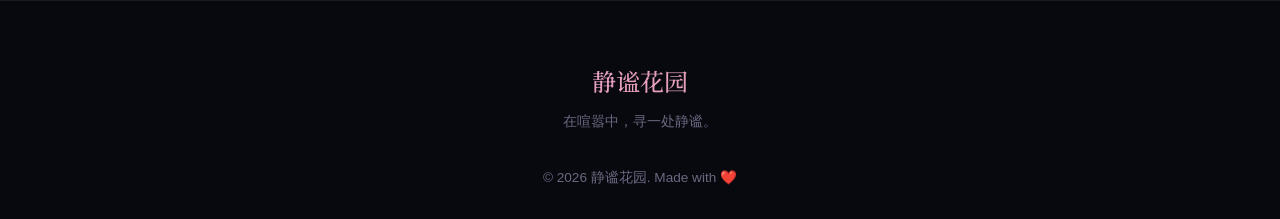
<file: posts/post-4.html>
<!DOCTYPE html><html lang="zh-CN"><head><meta charset="UTF-8"><meta name="viewport" content="width=device-width, initial-scale=1.0"><title>手账里的美好日常 | 静谧花园</title><link href="https://fonts.googleapis.com/css2?family=Noto+Serif+SC:wght@300;400;500;600;700&family=Playfair+Display:ital,wght@0,400;0,500;0,600;0,700;1,400;1,500&display=swap" rel="stylesheet"><link rel="stylesheet" href="../style.css"><link rel="stylesheet" href="post.css"></head><body><div id="particles"></div><div class="cursor"></div><div class="cursor-follower"></div><nav class="navbar scrolled"><div class="nav-container"><a href="../index.html" class="nav-logo">静谧花园</a><div class="nav-menu"><a href="../index.html" class="nav-link">首页</a><a href="../index.html#blog" class="nav-link active">博客</a><a href="../index.html#about" class="nav-link">关于</a><a href="../index.html#gallery" class="nav-link">画廊</a><a href="../index.html#contact" class="nav-link">联系</a></div></div></nav><article class="post-article"><div class="post-hero"><div class="post-hero-bg" style="background:linear-gradient(135deg,#3d2d1a 0%,#1a1a2e 40%,#0a0a0f 100%);"></div><div class="post-hero-content"><a href="../index.html#blog" class="post-back"><svg width="20" height="20" viewBox="0 0 24 24" fill="none" stroke="currentColor" stroke-width="2"><path d="M19 12H5M12 19l-7-7 7-7"/></svg>返回博客</a><div class="post-category">创意灵感</div><h1 class="post-title">手账里的美好日常</h1><div class="post-meta"><span>2026年6月10日</span><span class="post-divider">·</span><span>4 分钟阅读</span></div></div></div><div class="post-container"><div class="post-content"><p class="post-dropcap">用画笔和贴纸记录每一天的小确幸，手账不仅是记录，更是一种生活的仪式感。</p><p>开始写手账是两年前的事了。那时候生活节奏很快，每天都被各种琐事填满，感觉自己像一台不停运转的机器。</p><h2>手账的魔力</h2><p>手账的魔力在于，它让你不得不慢下来。当你拿起笔，贴上第一张贴纸，画上第一笔装饰——你会发现，时间仿佛变得柔软了。</p><p>每一页都是独一无二的艺术品。今天可能是一杯咖啡的速写，明天可能是一片落叶的标本，后天可能是一段随手写下的小诗。</p><blockquote><p>"生活的艺术，在于把每一个平凡的日子，都过成诗。"</p></blockquote><h2>给新手的建议</h2><p>如果你也想开始写手账，我的建议是：不要追求完美。手账的本质是记录，而不是展示。哪怕只是简单的几行字，只要是你真实的心情，就是最好的手账。</p><hr><p class="post-ending">愿你的每一天，都值得被记录。</p><div class="post-tags"><span class="post-tag">手账</span><span class="post-tag">生活</span><span class="post-tag">创意</span></div></div></div></article><footer class="footer"><div class="footer-container"><div class="footer-brand"><h3>静谧花园</h3><p>在喧嚣中，寻一处静谧。</p></div><div class="footer-bottom"><p>&copy; 2026 静谧花园. Made with ❤️</p></div></div></footer><script src="../script.js"></script></body></html>
</file>
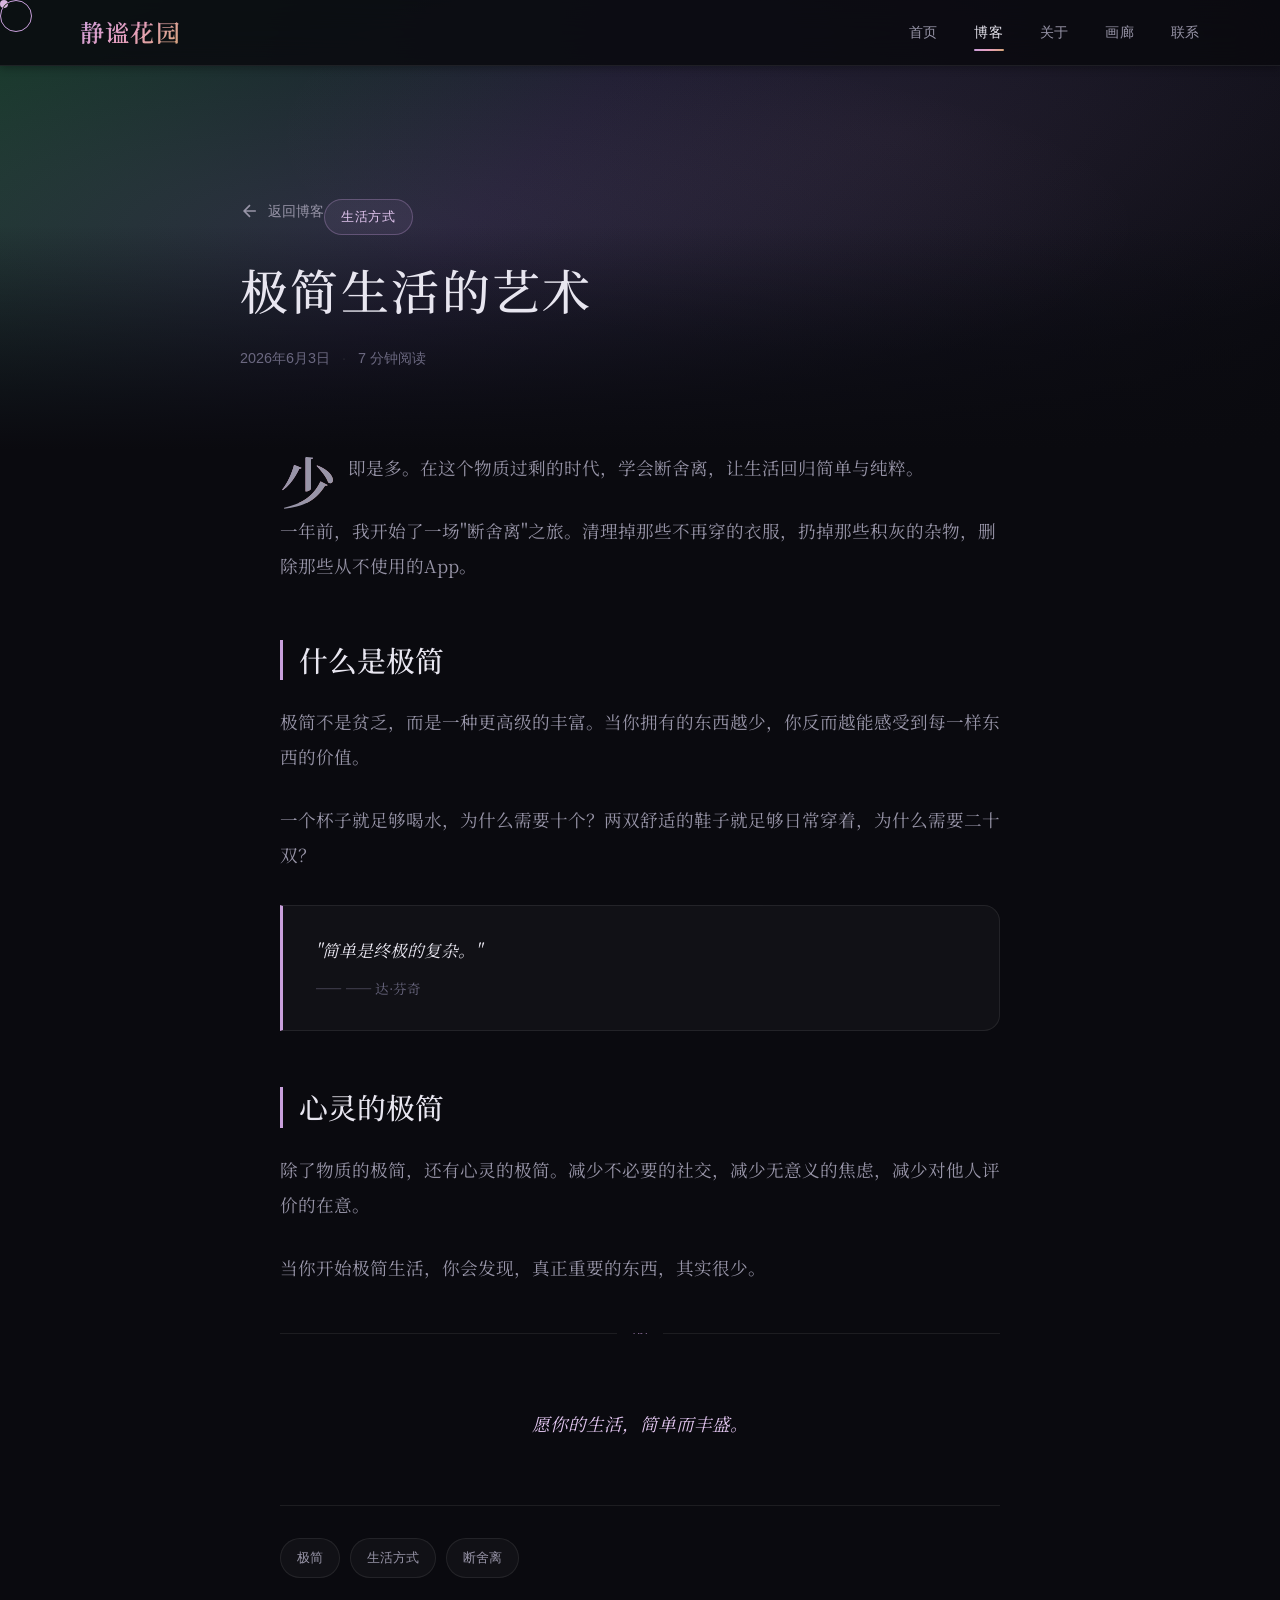
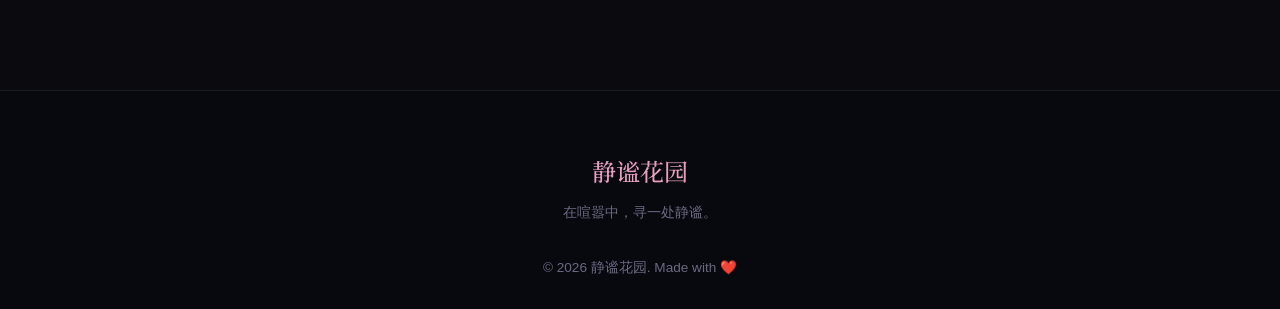
<file: posts/post-5.html>
<!DOCTYPE html><html lang="zh-CN"><head><meta charset="UTF-8"><meta name="viewport" content="width=device-width, initial-scale=1.0"><title>极简生活的艺术 | 静谧花园</title><link href="https://fonts.googleapis.com/css2?family=Noto+Serif+SC:wght@300;400;500;600;700&family=Playfair+Display:ital,wght@0,400;0,500;0,600;0,700;1,400;1,500&display=swap" rel="stylesheet"><link rel="stylesheet" href="../style.css"><link rel="stylesheet" href="post.css"></head><body><div id="particles"></div><div class="cursor"></div><div class="cursor-follower"></div><nav class="navbar scrolled"><div class="nav-container"><a href="../index.html" class="nav-logo">静谧花园</a><div class="nav-menu"><a href="../index.html" class="nav-link">首页</a><a href="../index.html#blog" class="nav-link active">博客</a><a href="../index.html#about" class="nav-link">关于</a><a href="../index.html#gallery" class="nav-link">画廊</a><a href="../index.html#contact" class="nav-link">联系</a></div></div></nav><article class="post-article"><div class="post-hero"><div class="post-hero-bg" style="background:linear-gradient(135deg,#1a3d2d 0%,#1a1a2e 40%,#0a0a0f 100%);"></div><div class="post-hero-content"><a href="../index.html#blog" class="post-back"><svg width="20" height="20" viewBox="0 0 24 24" fill="none" stroke="currentColor" stroke-width="2"><path d="M19 12H5M12 19l-7-7 7-7"/></svg>返回博客</a><div class="post-category">生活方式</div><h1 class="post-title">极简生活的艺术</h1><div class="post-meta"><span>2026年6月3日</span><span class="post-divider">·</span><span>7 分钟阅读</span></div></div></div><div class="post-container"><div class="post-content"><p class="post-dropcap">少即是多。在这个物质过剩的时代，学会断舍离，让生活回归简单与纯粹。</p><p>一年前，我开始了一场"断舍离"之旅。清理掉那些不再穿的衣服，扔掉那些积灰的杂物，删除那些从不使用的App。</p><h2>什么是极简</h2><p>极简不是贫乏，而是一种更高级的丰富。当你拥有的东西越少，你反而越能感受到每一样东西的价值。</p><p>一个杯子就足够喝水，为什么需要十个？两双舒适的鞋子就足够日常穿着，为什么需要二十双？</p><blockquote><p>"简单是终极的复杂。"</p><cite>—— 达·芬奇</cite></blockquote><h2>心灵的极简</h2><p>除了物质的极简，还有心灵的极简。减少不必要的社交，减少无意义的焦虑，减少对他人评价的在意。</p><p>当你开始极简生活，你会发现，真正重要的东西，其实很少。</p><hr><p class="post-ending">愿你的生活，简单而丰盛。</p><div class="post-tags"><span class="post-tag">极简</span><span class="post-tag">生活方式</span><span class="post-tag">断舍离</span></div></div></div></article><footer class="footer"><div class="footer-container"><div class="footer-brand"><h3>静谧花园</h3><p>在喧嚣中，寻一处静谧。</p></div><div class="footer-bottom"><p>&copy; 2026 静谧花园. Made with ❤️</p></div></div></footer><script src="../script.js"></script></body></html>
</file>
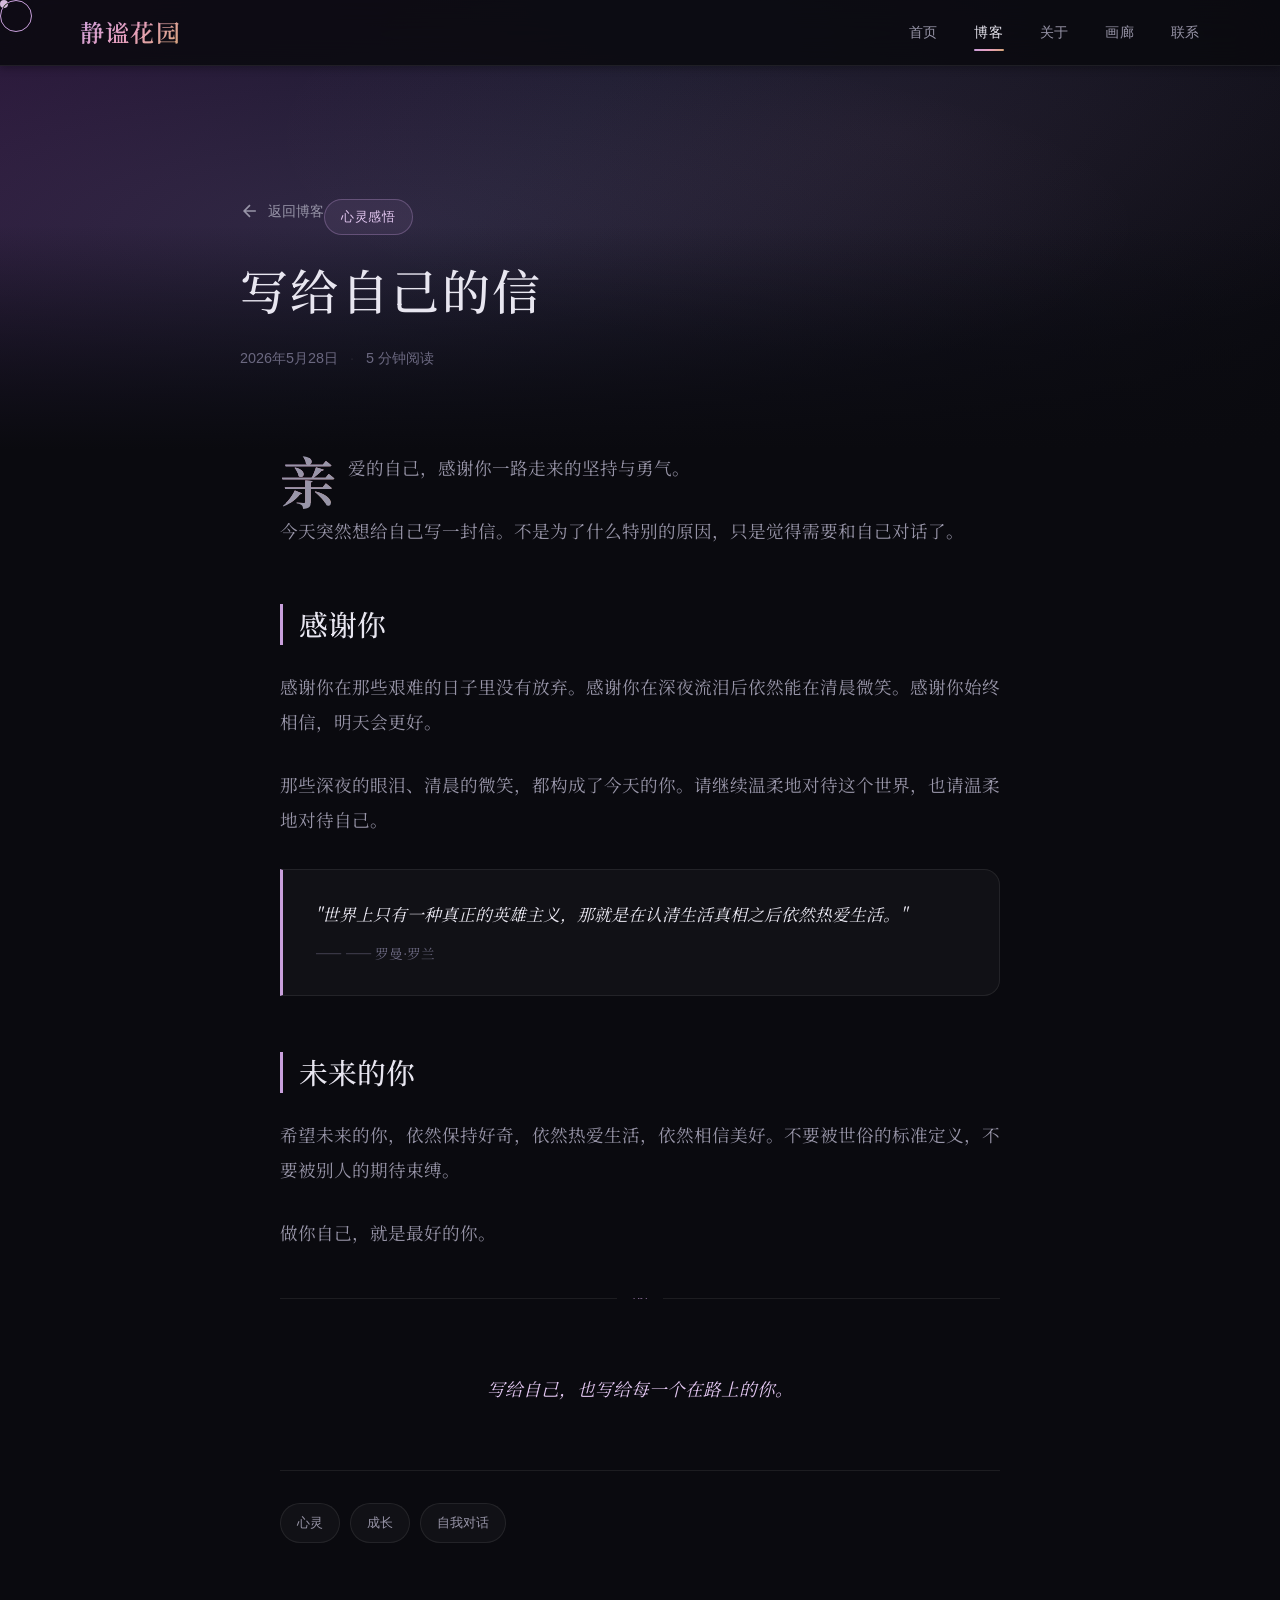
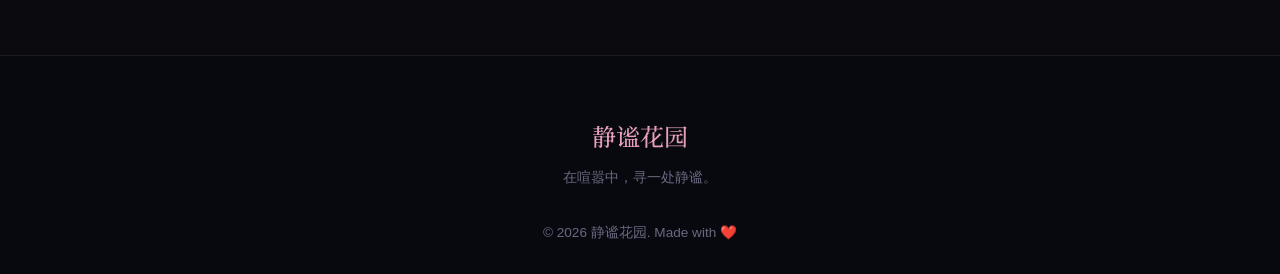
<file: posts/post-6.html>
<!DOCTYPE html><html lang="zh-CN"><head><meta charset="UTF-8"><meta name="viewport" content="width=device-width, initial-scale=1.0"><title>写给自己的信 | 静谧花园</title><link href="https://fonts.googleapis.com/css2?family=Noto+Serif+SC:wght@300;400;500;600;700&family=Playfair+Display:ital,wght@0,400;0,500;0,600;0,700;1,400;1,500&display=swap" rel="stylesheet"><link rel="stylesheet" href="../style.css"><link rel="stylesheet" href="post.css"></head><body><div id="particles"></div><div class="cursor"></div><div class="cursor-follower"></div><nav class="navbar scrolled"><div class="nav-container"><a href="../index.html" class="nav-logo">静谧花园</a><div class="nav-menu"><a href="../index.html" class="nav-link">首页</a><a href="../index.html#blog" class="nav-link active">博客</a><a href="../index.html#about" class="nav-link">关于</a><a href="../index.html#gallery" class="nav-link">画廊</a><a href="../index.html#contact" class="nav-link">联系</a></div></div></nav><article class="post-article"><div class="post-hero"><div class="post-hero-bg" style="background:linear-gradient(135deg,#2d1a3d 0%,#1a1a2e 40%,#0a0a0f 100%);"></div><div class="post-hero-content"><a href="../index.html#blog" class="post-back"><svg width="20" height="20" viewBox="0 0 24 24" fill="none" stroke="currentColor" stroke-width="2"><path d="M19 12H5M12 19l-7-7 7-7"/></svg>返回博客</a><div class="post-category">心灵感悟</div><h1 class="post-title">写给自己的信</h1><div class="post-meta"><span>2026年5月28日</span><span class="post-divider">·</span><span>5 分钟阅读</span></div></div></div><div class="post-container"><div class="post-content"><p class="post-dropcap">亲爱的自己，感谢你一路走来的坚持与勇气。</p><p>今天突然想给自己写一封信。不是为了什么特别的原因，只是觉得需要和自己对话了。</p><h2>感谢你</h2><p>感谢你在那些艰难的日子里没有放弃。感谢你在深夜流泪后依然能在清晨微笑。感谢你始终相信，明天会更好。</p><p>那些深夜的眼泪、清晨的微笑，都构成了今天的你。请继续温柔地对待这个世界，也请温柔地对待自己。</p><blockquote><p>"世界上只有一种真正的英雄主义，那就是在认清生活真相之后依然热爱生活。"</p><cite>—— 罗曼·罗兰</cite></blockquote><h2>未来的你</h2><p>希望未来的你，依然保持好奇，依然热爱生活，依然相信美好。不要被世俗的标准定义，不要被别人的期待束缚。</p><p>做你自己，就是最好的你。</p><hr><p class="post-ending">写给自己，也写给每一个在路上的你。</p><div class="post-tags"><span class="post-tag">心灵</span><span class="post-tag">成长</span><span class="post-tag">自我对话</span></div></div></div></article><footer class="footer"><div class="footer-container"><div class="footer-brand"><h3>静谧花园</h3><p>在喧嚣中，寻一处静谧。</p></div><div class="footer-bottom"><p>&copy; 2026 静谧花园. Made with ❤️</p></div></div></footer><script src="../script.js"></script></body></html>
</file>
<file: style.css>
/* ============================================
   静谧花园 - 极致美丽的个人博客
   ============================================ */

/* ---------- CSS 变量 ---------- */
:root {
    --color-bg: #0a0a0f;
    --color-bg-secondary: #12121a;
    --color-surface: rgba(255, 255, 255, 0.03);
    --color-surface-hover: rgba(255, 255, 255, 0.06);
    --color-border: rgba(255, 255, 255, 0.08);
    --color-text: #e8e6f0;
    --color-text-secondary: #9895a8;
    --color-text-muted: #6b6880;
    --color-accent: #c9a0dc;
    --color-accent-light: #e2c6f0;
    --color-accent-dark: #9b6fb8;
    --color-rose: #e8a0bf;
    --color-rose-light: #f5c6d8;
    --color-gold: #d4a574;
    --color-gold-light: #e8c9a8;
    --gradient-hero: linear-gradient(135deg, #1a1025 0%, #0d0d1a 30%, #1a0f1f 60%, #0f0f1a 100%);
    --gradient-accent: linear-gradient(135deg, var(--color-accent) 0%, var(--color-rose) 50%, var(--color-gold) 100%);
    --gradient-card: linear-gradient(145deg, rgba(201, 160, 220, 0.08) 0%, rgba(232, 160, 191, 0.05) 100%);
    --gradient-glow: radial-gradient(circle at 50% 50%, rgba(201, 160, 220, 0.15) 0%, transparent 70%);
    --shadow-sm: 0 2px 8px rgba(0, 0, 0, 0.3);
    --shadow-md: 0 8px 32px rgba(0, 0, 0, 0.4);
    --shadow-lg: 0 16px 64px rgba(0, 0, 0, 0.5);
    --shadow-glow: 0 0 40px rgba(201, 160, 220, 0.15);
    --radius-sm: 8px;
    --radius-md: 16px;
    --radius-lg: 24px;
    --radius-xl: 32px;
    --font-serif: 'Noto Serif SC', 'Playfair Display', 'Cormorant Garamond', serif;
    --font-sans: -apple-system, BlinkMacSystemFont, 'Segoe UI', 'PingFang SC', 'Microsoft YaHei', sans-serif;
    --transition-smooth: cubic-bezier(0.4, 0, 0.2, 1);
    --transition-bounce: cubic-bezier(0.34, 1.56, 0.64, 1);
}

/* ---------- 基础重置 ---------- */
*, *::before, *::after {
    margin: 0;
    padding: 0;
    box-sizing: border-box;
}

html {
    scroll-behavior: smooth;
    scrollbar-width: thin;
    scrollbar-color: var(--color-accent-dark) var(--color-bg-secondary);
}

::-webkit-scrollbar {
    width: 6px;
}

::-webkit-scrollbar-track {
    background: var(--color-bg-secondary);
}

::-webkit-scrollbar-thumb {
    background: var(--color-accent-dark);
    border-radius: 3px;
}

::-webkit-scrollbar-thumb:hover {
    background: var(--color-accent);
}

body {
    font-family: var(--font-sans);
    background: var(--color-bg);
    color: var(--color-text);
    line-height: 1.7;
    overflow-x: hidden;
    cursor: none;
}

a {
    text-decoration: none;
    color: inherit;
}

img {
    max-width: 100%;
    display: block;
}

/* ---------- 自定义光标 ---------- */
.cursor {
    width: 8px;
    height: 8px;
    background: var(--color-accent-light);
    border-radius: 50%;
    position: fixed;
    pointer-events: none;
    z-index: 9999;
    transition: transform 0.1s ease;
    mix-blend-mode: difference;
}

.cursor-follower {
    width: 32px;
    height: 32px;
    border: 1.5px solid var(--color-accent);
    border-radius: 50%;
    position: fixed;
    pointer-events: none;
    z-index: 9998;
    transition: transform 0.3s ease, width 0.3s ease, height 0.3s ease, border-color 0.3s ease;
}

.cursor-follower.hover {
    width: 48px;
    height: 48px;
    border-color: var(--color-rose);
    background: rgba(232, 160, 191, 0.1);
}

/* ---------- 粒子背景 ---------- */
#particles {
    position: fixed;
    top: 0;
    left: 0;
    width: 100%;
    height: 100%;
    z-index: 0;
    pointer-events: none;
}

.particle {
    position: absolute;
    border-radius: 50%;
    animation: floatUp linear infinite;
    opacity: 0;
}

@keyframes floatUp {
    0% {
        transform: translateY(100vh) scale(0);
        opacity: 0;
    }
    10% {
        opacity: 1;
    }
    90% {
        opacity: 1;
    }
    100% {
        transform: translateY(-10vh) scale(1);
        opacity: 0;
    }
}

/* ---------- 导航栏 ---------- */
.navbar {
    position: fixed;
    top: 0;
    left: 0;
    width: 100%;
    z-index: 1000;
    padding: 20px 0;
    transition: all 0.4s var(--transition-smooth);
}

.navbar.scrolled {
    background: rgba(10, 10, 15, 0.85);
    backdrop-filter: blur(20px);
    -webkit-backdrop-filter: blur(20px);
    border-bottom: 1px solid var(--color-border);
    padding: 12px 0;
    box-shadow: var(--shadow-sm);
}

.nav-container {
    max-width: 1200px;
    margin: 0 auto;
    padding: 0 40px;
    display: flex;
    justify-content: space-between;
    align-items: center;
}

.nav-logo {
    font-family: var(--font-serif);
    font-size: 1.5rem;
    font-weight: 600;
    background: var(--gradient-accent);
    -webkit-background-clip: text;
    -webkit-text-fill-color: transparent;
    background-clip: text;
    letter-spacing: 0.05em;
    transition: opacity 0.3s ease;
}

.nav-logo:hover {
    opacity: 0.8;
}

.nav-menu {
    display: flex;
    gap: 36px;
    align-items: center;
}

.nav-link {
    font-size: 0.9rem;
    font-weight: 400;
    color: var(--color-text-secondary);
    position: relative;
    padding: 4px 0;
    transition: color 0.3s ease;
    letter-spacing: 0.05em;
}

.nav-link::after {
    content: '';
    position: absolute;
    bottom: -2px;
    left: 0;
    width: 0;
    height: 1.5px;
    background: var(--gradient-accent);
    transition: width 0.3s var(--transition-smooth);
    border-radius: 1px;
}

.nav-link:hover,
.nav-link.active {
    color: var(--color-text);
}

.nav-link:hover::after,
.nav-link.active::after {
    width: 100%;
}

.nav-toggle {
    display: none;
    flex-direction: column;
    gap: 5px;
    cursor: pointer;
    z-index: 1001;
}

.nav-toggle span {
    width: 24px;
    height: 2px;
    background: var(--color-text);
    transition: all 0.3s var(--transition-smooth);
    border-radius: 1px;
}

.nav-toggle.active span:nth-child(1) {
    transform: rotate(45deg) translate(5px, 5px);
}

.nav-toggle.active span:nth-child(2) {
    opacity: 0;
}

.nav-toggle.active span:nth-child(3) {
    transform: rotate(-45deg) translate(5px, -5px);
}

/* ---------- Hero 区域 ---------- */
.hero {
    min-height: 100vh;
    display: flex;
    align-items: center;
    justify-content: center;
    position: relative;
    background: var(--gradient-hero);
    overflow: hidden;
    padding: 120px 40px 80px;
}

.hero::before {
    content: '';
    position: absolute;
    top: -50%;
    left: -50%;
    width: 200%;
    height: 200%;
    background: radial-gradient(ellipse at 30% 50%, rgba(201, 160, 220, 0.06) 0%, transparent 50%),
                radial-gradient(ellipse at 70% 30%, rgba(232, 160, 191, 0.04) 0%, transparent 50%),
                radial-gradient(ellipse at 50% 80%, rgba(212, 165, 116, 0.03) 0%, transparent 50%);
    animation: heroBgShift 20s ease-in-out infinite;
}

@keyframes heroBgShift {
    0%, 100% { transform: translate(0, 0) rotate(0deg); }
    33% { transform: translate(1%, -1%) rotate(1deg); }
    66% { transform: translate(-1%, 1%) rotate(-1deg); }
}

.hero-content {
    position: relative;
    z-index: 2;
    text-align: center;
    max-width: 800px;
}

.hero-badge {
    display: inline-block;
    padding: 8px 24px;
    border: 1px solid var(--color-border);
    border-radius: 50px;
    font-size: 0.85rem;
    color: var(--color-accent-light);
    background: rgba(201, 160, 220, 0.06);
    backdrop-filter: blur(10px);
    margin-bottom: 40px;
    letter-spacing: 0.05em;
    animation: badgePulse 3s ease-in-out infinite;
}

@keyframes badgePulse {
    0%, 100% { box-shadow: 0 0 20px rgba(201, 160, 220, 0.1); }
    50% { box-shadow: 0 0 40px rgba(201, 160, 220, 0.2); }
}

.hero-icp {
    position: absolute;
    left: 40px;
    bottom: 60px;
    font-size: 0.8rem;
    color: var(--color-text-muted);
    z-index: 3;
    opacity: 0.7;
}

.hero-icp:hover {
    opacity: 1;
    color: var(--color-accent);
}

.hero-title {
    font-family: var(--font-serif);
    margin-bottom: 32px;
}

.title-line {
    display: block;
    font-size: 4rem;
    font-weight: 300;
    line-height: 1.3;
    letter-spacing: 0.08em;
    color: var(--color-text);
    opacity: 0;
    transform: translateY(30px);
    animation: titleReveal 0.8s var(--transition-smooth) forwards;
}

.title-line:nth-child(1) {
    animation-delay: 0.3s;
}

.title-line.accent {
    font-size: 4.5rem;
    font-weight: 600;
    background: var(--gradient-accent);
    -webkit-background-clip: text;
    -webkit-text-fill-color: transparent;
    background-clip: text;
    animation-delay: 0.5s;
}

@keyframes titleReveal {
    to {
        opacity: 1;
        transform: translateY(0);
    }
}

.hero-subtitle {
    font-size: 1.1rem;
    color: var(--color-text-secondary);
    line-height: 2;
    margin-bottom: 48px;
    opacity: 0;
    transform: translateY(20px);
    animation: titleReveal 0.8s var(--transition-smooth) forwards;
    animation-delay: 0.7s;
}

.hero-buttons {
    display: flex;
    gap: 20px;
    justify-content: center;
    opacity: 0;
    transform: translateY(20px);
    animation: titleReveal 0.8s var(--transition-smooth) forwards;
    animation-delay: 0.9s;
}

/* ---------- 按钮 ---------- */
.btn {
    display: inline-flex;
    align-items: center;
    gap: 10px;
    padding: 14px 32px;
    border-radius: 50px;
    font-size: 0.95rem;
    font-weight: 500;
    letter-spacing: 0.03em;
    transition: all 0.4s var(--transition-smooth);
    cursor: pointer;
    position: relative;
    overflow: hidden;
}

.btn-primary {
    background: var(--gradient-accent);
    color: #0a0a0f;
    border: none;
    box-shadow: 0 4px 24px rgba(201, 160, 220, 0.3);
}

.btn-primary:hover {
    transform: translateY(-2px);
    box-shadow: 0 8px 32px rgba(201, 160, 220, 0.4);
}

.btn-primary svg {
    transition: transform 0.3s var(--transition-smooth);
}

.btn-primary:hover svg {
    transform: translateX(4px);
}

.btn-outline {
    background: transparent;
    border: 1.5px solid var(--color-border);
    color: var(--color-text);
}

.btn-outline:hover {
    border-color: var(--color-accent);
    background: rgba(201, 160, 220, 0.06);
    transform: translateY(-2px);
}

/* ---------- 滚动指示器 ---------- */
.scroll-indicator {
    position: absolute;
    bottom: 40px;
    left: 50%;
    transform: translateX(-50%);
    display: flex;
    flex-direction: column;
    align-items: center;
    gap: 10px;
    z-index: 2;
}

.scroll-indicator span {
    font-size: 0.75rem;
    color: var(--color-text-muted);
    letter-spacing: 0.1em;
    text-transform: uppercase;
}

.scroll-line {
    width: 1px;
    height: 40px;
    background: linear-gradient(to bottom, var(--color-accent), transparent);
    animation: scrollLine 2s ease-in-out infinite;
}

@keyframes scrollLine {
    0%, 100% { transform: scaleY(1); opacity: 0.5; }
    50% { transform: scaleY(1.5); opacity: 1; }
}

/* ---------- 浮动装饰 ---------- */
.hero-decoration {
    position: absolute;
    inset: 0;
    pointer-events: none;
    z-index: 1;
}

.floating-circle {
    position: absolute;
    border-radius: 50%;
    border: 1px solid rgba(201, 160, 220, 0.15);
    animation: floatCircle 8s ease-in-out infinite;
}

.circle-1 {
    width: 300px;
    height: 300px;
    top: 10%;
    left: -5%;
    animation-delay: 0s;
    border-color: rgba(201, 160, 220, 0.1);
}

.circle-2 {
    width: 200px;
    height: 200px;
    top: 60%;
    right: -3%;
    animation-delay: 2s;
    border-color: rgba(232, 160, 191, 0.12);
}

.circle-3 {
    width: 150px;
    height: 150px;
    bottom: 20%;
    left: 15%;
    animation-delay: 4s;
    border-color: rgba(212, 165, 116, 0.1);
}

@keyframes floatCircle {
    0%, 100% { transform: translateY(0) rotate(0deg); }
    33% { transform: translateY(-20px) rotate(120deg); }
    66% { transform: translateY(10px) rotate(240deg); }
}

.floating-petal {
    position: absolute;
    font-size: 1.5rem;
    opacity: 0.3;
    animation: floatPetal 12s ease-in-out infinite;
    color: var(--color-accent-light);
}

.petal-1 { top: 15%; left: 20%; animation-delay: 0s; font-size: 2rem; }
.petal-2 { top: 25%; right: 15%; animation-delay: 3s; font-size: 1.5rem; }
.petal-3 { bottom: 30%; left: 10%; animation-delay: 6s; font-size: 1.8rem; }
.petal-4 { bottom: 20%; right: 25%; animation-delay: 9s; font-size: 1.3rem; }

@keyframes floatPetal {
    0%, 100% {
        transform: translateY(0) translateX(0) rotate(0deg);
        opacity: 0.2;
    }
    25% {
        transform: translateY(-30px) translateX(15px) rotate(90deg);
        opacity: 0.4;
    }
    50% {
        transform: translateY(-15px) translateX(-10px) rotate(180deg);
        opacity: 0.3;
    }
    75% {
        transform: translateY(-40px) translateX(5px) rotate(270deg);
        opacity: 0.5;
    }
}

/* ---------- 通用 Section ---------- */
.section {
    position: relative;
    z-index: 1;
    padding: 120px 40px;
}

.section-container {
    max-width: 1200px;
    margin: 0 auto;
}

.section-header {
    text-align: center;
    margin-bottom: 72px;
}

.section-tag {
    display: inline-block;
    font-size: 0.8rem;
    font-weight: 500;
    color: var(--color-accent);
    letter-spacing: 0.15em;
    text-transform: uppercase;
    margin-bottom: 16px;
    padding: 4px 16px;
    border: 1px solid rgba(201, 160, 220, 0.2);
    border-radius: 50px;
    background: rgba(201, 160, 220, 0.05);
}

.section-title {
    font-family: var(--font-serif);
    font-size: 2.5rem;
    font-weight: 500;
    color: var(--color-text);
    margin-bottom: 12px;
    letter-spacing: 0.05em;
}

.section-desc {
    font-size: 1rem;
    color: var(--color-text-secondary);
    letter-spacing: 0.03em;
}

/* ---------- 滚动显示动画 ---------- */
.reveal {
    opacity: 0;
    transform: translateY(40px);
    transition: all 0.8s var(--transition-smooth);
}

.reveal.visible {
    opacity: 1;
    transform: translateY(0);
}

/* ---------- 博客卡片 ---------- */
.blog-section {
    background: var(--color-bg-secondary);
    position: relative;
}

.blog-section::before {
    content: '';
    position: absolute;
    top: 0;
    left: 0;
    width: 100%;
    height: 100%;
    background: radial-gradient(ellipse at 50% 0%, rgba(201, 160, 220, 0.04) 0%, transparent 70%);
    pointer-events: none;
}

.blog-grid {
    display: grid;
    grid-template-columns: repeat(3, 1fr);
    gap: 28px;
}

.blog-card {
    background: var(--color-surface);
    border: 1px solid var(--color-border);
    border-radius: var(--radius-lg);
    overflow: hidden;
    transition: all 0.5s var(--transition-smooth);
    position: relative;
}

.blog-card::before {
    content: '';
    position: absolute;
    inset: 0;
    background: var(--gradient-glow);
    opacity: 0;
    transition: opacity 0.5s ease;
    pointer-events: none;
    z-index: 1;
}

.blog-card:hover {
    transform: translateY(-8px);
    border-color: rgba(201, 160, 220, 0.3);
    box-shadow: var(--shadow-glow), var(--shadow-lg);
}

.blog-card:hover::before {
    opacity: 1;
}

.blog-card-image {
    position: relative;
    height: 200px;
    overflow: hidden;
}

.blog-image-placeholder {
    width: 100%;
    height: 100%;
    display: flex;
    align-items: center;
    justify-content: center;
    font-size: 3.5rem;
    transition: transform 0.6s var(--transition-smooth);
}

.blog-card:hover .blog-image-placeholder {
    transform: scale(1.1);
}

.img-1 { background: linear-gradient(135deg, #2d1b3d 0%, #1a1a2e 100%); }
.img-2 { background: linear-gradient(135deg, #1a2a3d 0%, #1a1a2e 100%); }
.img-3 { background: linear-gradient(135deg, #2d1a2d 0%, #1a1a2e 100%); }
.img-4 { background: linear-gradient(135deg, #3d2d1a 0%, #1a1a2e 100%); }
.img-5 { background: linear-gradient(135deg, #1a3d2d 0%, #1a1a2e 100%); }
.img-6 { background: linear-gradient(135deg, #2d1a3d 0%, #1a1a2e 100%); }

.blog-category {
    position: absolute;
    top: 16px;
    left: 16px;
    padding: 6px 14px;
    background: rgba(10, 10, 15, 0.7);
    backdrop-filter: blur(10px);
    border: 1px solid var(--color-border);
    border-radius: 50px;
    font-size: 0.75rem;
    color: var(--color-accent-light);
    letter-spacing: 0.05em;
    z-index: 2;
}

.blog-card-content {
    padding: 24px;
    position: relative;
    z-index: 2;
}

.blog-meta {
    display: flex;
    gap: 16px;
    margin-bottom: 14px;
    font-size: 0.8rem;
    color: var(--color-text-muted);
}

.blog-title {
    font-family: var(--font-serif);
    font-size: 1.2rem;
    font-weight: 500;
    color: var(--color-text);
    margin-bottom: 12px;
    line-height: 1.5;
    transition: color 0.3s ease;
}

.blog-card:hover .blog-title {
    color: var(--color-accent-light);
}

.blog-excerpt {
    font-size: 0.88rem;
    color: var(--color-text-secondary);
    line-height: 1.7;
    margin-bottom: 20px;
    display: -webkit-box;
    -webkit-line-clamp: 3;
    -webkit-box-orient: vertical;
    overflow: hidden;
}

.blog-link {
    display: inline-flex;
    align-items: center;
    gap: 6px;
    font-size: 0.88rem;
    font-weight: 500;
    color: var(--color-accent);
    transition: all 0.3s ease;
}

.blog-link:hover {
    gap: 12px;
    color: var(--color-accent-light);
}

.blog-more {
    text-align: center;
    margin-top: 56px;
}

/* ---------- 关于我 ---------- */
.about-section {
    background: var(--color-bg);
    position: relative;
}

.about-section::before {
    content: '';
    position: absolute;
    bottom: 0;
    right: 0;
    width: 50%;
    height: 50%;
    background: radial-gradient(ellipse at bottom right, rgba(201, 160, 220, 0.04) 0%, transparent 70%);
    pointer-events: none;
}

.about-grid {
    display: grid;
    grid-template-columns: 1fr 1.5fr;
    gap: 80px;
    align-items: center;
}

.about-image {
    display: flex;
    justify-content: center;
}

.about-avatar {
    position: relative;
    width: 240px;
    height: 240px;
}

.avatar-image {
    width: 100%;
    height: 100%;
    border-radius: 50%;
    overflow: hidden;
    position: relative;
    z-index: 2;
    border: 2px solid var(--color-border);
    transition: all 0.5s ease;
}

.avatar-image img {
    width: 100%;
    height: 100%;
    object-fit: cover;
    display: block;
}

.avatar-overlay {
    position: absolute;
    inset: 0;
    background: linear-gradient(135deg, rgba(30, 20, 45, 0.4) 0%, rgba(60, 40, 80, 0.2) 100%);
    z-index: 1;
}

.avatar-text {
    position: absolute;
    top: 50%;
    left: 50%;
    transform: translate(-50%, -50%);
    font-size: 6rem;
    font-weight: 700;
    font-family: var(--font-serif);
    background: linear-gradient(135deg, #c9a0dc 0%, #e8b4b8 50%, #f0c987 100%);
    -webkit-background-clip: text;
    -webkit-text-fill-color: transparent;
    background-clip: text;
    z-index: 2;
    text-shadow: 0 4px 30px rgba(201, 160, 220, 0.3);
    letter-spacing: 0.05em;
}

.avatar-image:hover {
    border-color: var(--color-accent);
    box-shadow: var(--shadow-glow);
    transform: scale(1.05);
}

.avatar-image:hover .avatar-text {
    filter: brightness(1.2);
}

.avatar-glow {
    position: absolute;
    inset: -20px;
    border-radius: 50%;
    background: var(--gradient-glow);
    z-index: 1;
    animation: avatarGlow 4s ease-in-out infinite;
}

@keyframes avatarGlow {
    0%, 100% { transform: scale(1); opacity: 0.5; }
    50% { transform: scale(1.1); opacity: 0.8; }
}

.about-content .section-tag {
    margin-bottom: 20px;
}

.about-content .section-title {
    margin-bottom: 24px;
}

.about-text {
    font-size: 1rem;
    color: var(--color-text-secondary);
    line-height: 1.9;
    margin-bottom: 16px;
}

.about-stats {
    display: flex;
    gap: 48px;
    margin-top: 40px;
    padding-top: 32px;
    border-top: 1px solid var(--color-border);
}

.stat-item {
    display: flex;
    flex-direction: column;
    gap: 4px;
}

.stat-number {
    font-family: var(--font-serif);
    font-size: 2.2rem;
    font-weight: 600;
    background: var(--gradient-accent);
    -webkit-background-clip: text;
    -webkit-text-fill-color: transparent;
    background-clip: text;
}

.stat-label {
    font-size: 0.85rem;
    color: var(--color-text-muted);
}

.heartbeat {
    animation: heartbeat 1.5s ease-in-out infinite;
}

@keyframes heartbeat {
    0%, 100% { transform: scale(1); }
    14% { transform: scale(1.1); }
    28% { transform: scale(1); }
    42% { transform: scale(1.1); }
    70% { transform: scale(1); }
}

/* ---------- 画廊 ---------- */
.gallery-section {
    background: var(--color-bg-secondary);
}

.gallery-grid {
    display: grid;
    grid-template-columns: repeat(3, 1fr);
    gap: 20px;
}

.gallery-item {
    border-radius: var(--radius-md);
    overflow: hidden;
    transition: all 0.5s var(--transition-smooth);
}

.gallery-item:hover {
    transform: translateY(-6px);
    box-shadow: var(--shadow-glow), var(--shadow-md);
}

.gallery-placeholder {
    height: 220px;
    display: flex;
    flex-direction: column;
    align-items: center;
    justify-content: center;
    gap: 12px;
    font-size: 3rem;
    transition: all 0.5s ease;
}

.gallery-item:hover .gallery-placeholder {
    transform: scale(1.05);
}

.gallery-placeholder p {
    font-size: 0.9rem;
    color: var(--color-text-secondary);
    font-family: var(--font-serif);
    letter-spacing: 0.05em;
}

.g-1 { background: linear-gradient(135deg, #3d2d1a 0%, #1a1a2e 100%); }
.g-2 { background: linear-gradient(135deg, #1a2d3d 0%, #1a1a2e 100%); }
.g-3 { background: linear-gradient(135deg, #2d3d1a 0%, #1a1a2e 100%); }
.g-4 { background: linear-gradient(135deg, #1a3d1a 0%, #1a1a2e 100%); }
.g-5 { background: linear-gradient(135deg, #3d1a1a 0%, #1a1a2e 100%); }
.g-6 { background: linear-gradient(135deg, #3d1a3d 0%, #1a1a2e 100%); }

/* ---------- 联系我 ---------- */
.contact-section {
    background: var(--color-bg);
    position: relative;
}

.contact-section::before {
    content: '';
    position: absolute;
    top: 0;
    left: 50%;
    transform: translateX(-50%);
    width: 60%;
    height: 100%;
    background: radial-gradient(ellipse at center, rgba(201, 160, 220, 0.03) 0%, transparent 70%);
    pointer-events: none;
}

.contact-wrapper {
    max-width: 600px;
    margin: 0 auto;
    text-align: center;
}

.contact-badge {
    display: inline-block;
    padding: 12px 40px;
    border: 1.5px solid rgba(201, 160, 220, 0.4);
    border-radius: 50px;
    font-size: 1.1rem;
    font-weight: 500;
    color: var(--color-accent-light);
    letter-spacing: 0.2em;
    margin-bottom: 32px;
    background: rgba(201, 160, 220, 0.06);
    backdrop-filter: blur(10px);
}

.contact-title {
    font-family: var(--font-serif);
    font-size: 3rem;
    font-weight: 500;
    color: var(--color-text);
    margin-bottom: 16px;
    letter-spacing: 0.08em;
}

.contact-subtitle {
    font-size: 1.15rem;
    color: var(--color-text-secondary);
    margin-bottom: 56px;
    letter-spacing: 0.03em;
}

.contact-items {
    display: flex;
    flex-direction: column;
    gap: 24px;
    align-items: flex-start;
    max-width: 400px;
    margin: 0 auto 56px;
    padding: 0 20px;
}

.contact-item {
    display: flex;
    align-items: center;
    gap: 20px;
    color: var(--color-text-secondary);
    font-size: 1.3rem;
    transition: color 0.3s ease;
}

.contact-item:hover {
    color: var(--color-accent-light);
}

.contact-icon {
    width: 64px;
    height: 64px;
    border-radius: 50%;
    background: var(--color-surface);
    border: 1px solid var(--color-border);
    display: flex;
    align-items: center;
    justify-content: center;
    color: var(--color-text-muted);
    transition: all 0.3s ease;
    flex-shrink: 0;
}

.contact-item:hover .contact-icon {
    border-color: var(--color-accent);
    color: var(--color-accent-light);
    box-shadow: var(--shadow-glow);
}

.social-links {
    display: flex;
    gap: 24px;
    justify-content: center;
    flex-wrap: wrap;
}

.social-link {
    width: 64px;
    height: 64px;
    border-radius: 50%;
    background: var(--color-surface);
    border: 1px solid var(--color-border);
    display: flex;
    align-items: center;
    justify-content: center;
    color: var(--color-text-secondary);
    transition: all 0.4s var(--transition-smooth);
}

.social-link:hover {
    border-color: var(--color-accent);
    color: var(--color-accent-light);
    transform: translateY(-4px);
    box-shadow: var(--shadow-glow);
    background: rgba(201, 160, 220, 0.08);
}

.social-link svg {
    width: 28px;
    height: 28px;
}

/* ---------- 页脚 ---------- */
.footer {
    background: #08080f;
    border-top: 1px solid var(--color-border);
    padding: 60px 40px 30px;
    position: relative;
    z-index: 1;
}

.footer-container {
    max-width: 1200px;
    margin: 0 auto;
    text-align: center;
}

.footer-brand h3 {
    font-family: var(--font-serif);
    font-size: 1.5rem;
    font-weight: 500;
    background: var(--gradient-accent);
    -webkit-background-clip: text;
    -webkit-text-fill-color: transparent;
    background-clip: text;
    margin-bottom: 8px;
}

.footer-brand p {
    color: var(--color-text-muted);
    font-size: 0.9rem;
    margin-bottom: 32px;
}

.footer-links {
    display: flex;
    gap: 32px;
    justify-content: center;
    margin-bottom: 32px;
    padding-bottom: 32px;
    border-bottom: 1px solid var(--color-border);
}

.footer-links a {
    font-size: 0.9rem;
    color: var(--color-text-secondary);
    transition: color 0.3s ease;
}

.footer-links a:hover {
    color: var(--color-accent);
}

.footer-bottom {
    font-size: 0.85rem;
    color: var(--color-text-muted);
}

.footer-bottom-content {
    display: flex;
    justify-content: center;
    align-items: center;
    gap: 1rem;
    flex-wrap: wrap;
}

.footer-icp {
    margin: 0;
    color: var(--color-text-muted);
}

.footer-icp:hover {
    color: var(--color-accent);
}

.footer-copyright {
    margin: 0;
}

/* ---------- 回到顶部 ---------- */
.back-to-top {
    position: fixed;
    bottom: 32px;
    right: 32px;
    width: 48px;
    height: 48px;
    border-radius: 50%;
    background: var(--color-surface);
    border: 1px solid var(--color-border);
    color: var(--color-text-secondary);
    display: flex;
    align-items: center;
    justify-content: center;
    cursor: pointer;
    z-index: 100;
    opacity: 0;
    visibility: hidden;
    transform: translateY(20px);
    transition: all 0.4s var(--transition-smooth);
    cursor: none;
}

.back-to-top.visible {
    opacity: 1;
    visibility: visible;
    transform: translateY(0);
}

.back-to-top:hover {
    border-color: var(--color-accent);
    color: var(--color-accent-light);
    box-shadow: var(--shadow-glow);
    transform: translateY(-4px);
}

/* ---------- 响应式设计 ---------- */
@media (max-width: 1024px) {
    .blog-grid {
        grid-template-columns: repeat(2, 1fr);
    }

    .about-grid {
        grid-template-columns: 1fr;
        gap: 48px;
        text-align: center;
    }

    .about-stats {
        justify-content: center;
    }

    .hero-title .title-line {
        font-size: 3rem;
    }

    .hero-title .title-line.accent {
        font-size: 3.5rem;
    }
}

@media (max-width: 768px) {
    .cursor, .cursor-follower {
        display: none;
    }

    body {
        cursor: auto;
    }

    .nav-toggle {
        display: flex;
    }

    .nav-menu {
        position: fixed;
        top: 0;
        right: -100%;
        width: 100%;
        height: 100vh;
        background: rgba(10, 10, 15, 0.95);
        backdrop-filter: blur(20px);
        flex-direction: column;
        justify-content: center;
        align-items: center;
        gap: 40px;
        transition: right 0.4s var(--transition-smooth);
        z-index: 1000;
    }

    .nav-menu.active {
        right: 0;
    }

    .nav-link {
        font-size: 1.2rem;
    }

    .hero {
        padding: 100px 24px 60px;
    }

    .hero-title .title-line {
        font-size: 2.2rem;
    }

    .hero-title .title-line.accent {
        font-size: 2.5rem;
    }

    .hero-subtitle {
        font-size: 0.95rem;
    }

    .hero-buttons {
        flex-direction: column;
        align-items: center;
    }

    .section {
        padding: 80px 24px;
    }

    .section-title {
        font-size: 2rem;
    }

    .blog-grid {
        grid-template-columns: 1fr;
    }

    .gallery-grid {
        grid-template-columns: repeat(2, 1fr);
    }

    .contact-title {
        font-size: 2.2rem;
    }

    .contact-subtitle {
        font-size: 1rem;
        margin-bottom: 40px;
    }

    .contact-items {
        gap: 20px;
        margin-bottom: 40px;
    }

    .contact-item {
        font-size: 1.1rem;
        gap: 16px;
    }

    .contact-icon {
        width: 52px;
        height: 52px;
    }

    .contact-icon svg {
        width: 20px;
        height: 20px;
    }

    .social-link {
        width: 52px;
        height: 52px;
    }

    .social-link svg {
        width: 24px;
        height: 24px;
    }

    .contact-badge {
        font-size: 0.95rem;
        padding: 10px 32px;
        margin-bottom: 24px;
    }

    .about-stats {
        gap: 32px;
    }

    .floating-circle {
        display: none;
    }
}

@media (max-width: 480px) {
    .hero-title .title-line {
        font-size: 1.8rem;
    }

    .hero-title .title-line.accent {
        font-size: 2rem;
    }

    .gallery-grid {
        grid-template-columns: 1fr;
    }

    .back-to-top {
        bottom: 20px;
        right: 20px;
    }
}
</file>
<file: posts/post.css>
/* ============================================
   博客文章页样式
   ============================================ */

/* ---------- 文章 Hero ---------- */
.post-article {
    position: relative;
    z-index: 1;
}

.post-hero {
    position: relative;
    min-height: 50vh;
    display: flex;
    align-items: flex-end;
    padding: 160px 40px 80px;
    overflow: hidden;
}

.post-hero-bg {
    position: absolute;
    inset: 0;
    background: linear-gradient(135deg, #2d1b3d 0%, #1a1a2e 40%, #0a0a0f 100%);
    z-index: 0;
}

.post-hero-bg::before {
    content: '';
    position: absolute;
    top: 0;
    left: 0;
    width: 100%;
    height: 100%;
    background: radial-gradient(ellipse at 30% 50%, rgba(201, 160, 220, 0.1) 0%, transparent 60%),
                radial-gradient(ellipse at 70% 30%, rgba(232, 160, 191, 0.06) 0%, transparent 50%);
}

.post-hero-bg::after {
    content: '';
    position: absolute;
    bottom: 0;
    left: 0;
    width: 100%;
    height: 50%;
    background: linear-gradient(to top, var(--color-bg) 0%, transparent 100%);
}

.post-hero-content {
    position: relative;
    z-index: 2;
    max-width: 800px;
    margin: 0 auto;
    width: 100%;
}

.post-back {
    display: inline-flex;
    align-items: center;
    gap: 8px;
    color: var(--color-text-secondary);
    font-size: 0.9rem;
    margin-bottom: 32px;
    transition: all 0.3s ease;
}

.post-back:hover {
    color: var(--color-accent-light);
    gap: 12px;
}

.post-category {
    display: inline-block;
    padding: 6px 16px;
    border: 1px solid rgba(201, 160, 220, 0.3);
    border-radius: 50px;
    font-size: 0.8rem;
    color: var(--color-accent-light);
    background: rgba(201, 160, 220, 0.08);
    margin-bottom: 24px;
    letter-spacing: 0.05em;
}

.post-title {
    font-family: var(--font-serif);
    font-size: 3rem;
    font-weight: 500;
    color: var(--color-text);
    line-height: 1.3;
    margin-bottom: 24px;
    letter-spacing: 0.05em;
}

.post-meta {
    display: flex;
    align-items: center;
    gap: 12px;
    font-size: 0.9rem;
    color: var(--color-text-muted);
}

.post-divider {
    color: var(--color-border);
}

/* ---------- 文章内容区 ---------- */
.post-container {
    max-width: 800px;
    margin: 0 auto;
    padding: 0 40px 80px;
}

.post-content {
    font-family: var(--font-serif);
    font-size: 1.1rem;
    line-height: 2;
    color: var(--color-text-secondary);
}

.post-content p {
    margin-bottom: 28px;
}

.post-dropcap::first-letter {
    font-size: 3.5rem;
    font-weight: 600;
    float: left;
    line-height: 0.8;
    margin-right: 12px;
    margin-top: 8px;
    background: var(--gradient-accent);
    -webkit-background-clip: text;
    -webkit-text-fill-color: transparent;
    background-clip: text;
}

.post-content h2 {
    font-family: var(--font-serif);
    font-size: 1.8rem;
    font-weight: 500;
    color: var(--color-text);
    margin: 56px 0 24px;
    padding-left: 16px;
    border-left: 3px solid var(--color-accent);
    line-height: 1.4;
}

.post-content h3 {
    font-family: var(--font-serif);
    font-size: 1.4rem;
    font-weight: 500;
    color: var(--color-text);
    margin: 40px 0 20px;
}

.post-content blockquote {
    margin: 32px 0;
    padding: 28px 32px;
    background: var(--color-surface);
    border: 1px solid var(--color-border);
    border-left: 3px solid var(--color-accent);
    border-radius: 0 var(--radius-md) var(--radius-md) 0;
    position: relative;
}

.post-content blockquote p {
    font-style: italic;
    color: var(--color-text);
    margin-bottom: 8px;
    font-size: 1.05rem;
}

.post-content blockquote cite {
    font-size: 0.85rem;
    color: var(--color-text-muted);
    font-style: normal;
    display: block;
    margin-top: 8px;
}

.post-content blockquote cite::before {
    content: '—— ';
}

.post-content hr {
    border: none;
    height: 1px;
    background: var(--color-border);
    margin: 48px 0;
    position: relative;
}

.post-content hr::after {
    content: '❀';
    position: absolute;
    left: 50%;
    top: 50%;
    transform: translate(-50%, -50%);
    background: var(--color-bg);
    padding: 0 16px;
    color: var(--color-accent);
    font-size: 0.9rem;
}

.post-ending {
    font-style: italic;
    color: var(--color-accent-light);
    text-align: center;
    padding: 24px 0;
}

/* ---------- 标签 ---------- */
.post-tags {
    display: flex;
    flex-wrap: wrap;
    gap: 10px;
    margin: 40px 0 32px;
    padding-top: 32px;
    border-top: 1px solid var(--color-border);
}

.post-tag {
    padding: 6px 16px;
    background: var(--color-surface);
    border: 1px solid var(--color-border);
    border-radius: 50px;
    font-size: 0.8rem;
    color: var(--color-text-secondary);
    transition: all 0.3s ease;
    font-family: var(--font-sans);
}

.post-tag:hover {
    border-color: var(--color-accent);
    color: var(--color-accent-light);
    background: rgba(201, 160, 220, 0.06);
}

/* ---------- 分享 ---------- */
.post-share {
    display: flex;
    align-items: center;
    gap: 12px;
    padding: 24px 0;
    font-family: var(--font-sans);
    font-size: 0.9rem;
    color: var(--color-text-muted);
}

.share-link {
    color: var(--color-accent);
    transition: color 0.3s ease;
    font-size: 0.85rem;
}

.share-link:hover {
    color: var(--color-accent-light);
}

/* ---------- 文章导航 ---------- */
.post-nav {
    margin-top: 64px;
    padding-top: 32px;
    border-top: 1px solid var(--color-border);
    display: flex;
    justify-content: flex-end;
    font-family: var(--font-sans);
}

.post-nav-link {
    display: flex;
    flex-direction: column;
    gap: 4px;
    transition: all 0.3s ease;
}

.post-nav-link:hover {
    transform: translateX(4px);
}

.post-nav-link.prev {
    text-align: left;
}

.post-nav-link.next {
    text-align: right;
}

.post-nav-label {
    font-size: 0.8rem;
    color: var(--color-text-muted);
    letter-spacing: 0.05em;
}

.post-nav-title {
    font-family: var(--font-serif);
    font-size: 1.1rem;
    color: var(--color-text);
    transition: color 0.3s ease;
}

.post-nav-link:hover .post-nav-title {
    color: var(--color-accent-light);
}

/* ---------- 响应式 ---------- */
@media (max-width: 768px) {
    .post-hero {
        padding: 120px 24px 60px;
        min-height: 40vh;
    }

    .post-title {
        font-size: 2rem;
    }

    .post-container {
        padding: 0 24px 60px;
    }

    .post-content {
        font-size: 1rem;
        line-height: 1.9;
    }

    .post-content h2 {
        font-size: 1.4rem;
        margin: 40px 0 20px;
    }

    .post-content blockquote {
        padding: 20px 24px;
        margin: 24px 0;
    }

    .post-dropcap::first-letter {
        font-size: 2.8rem;
    }
}
</file>
